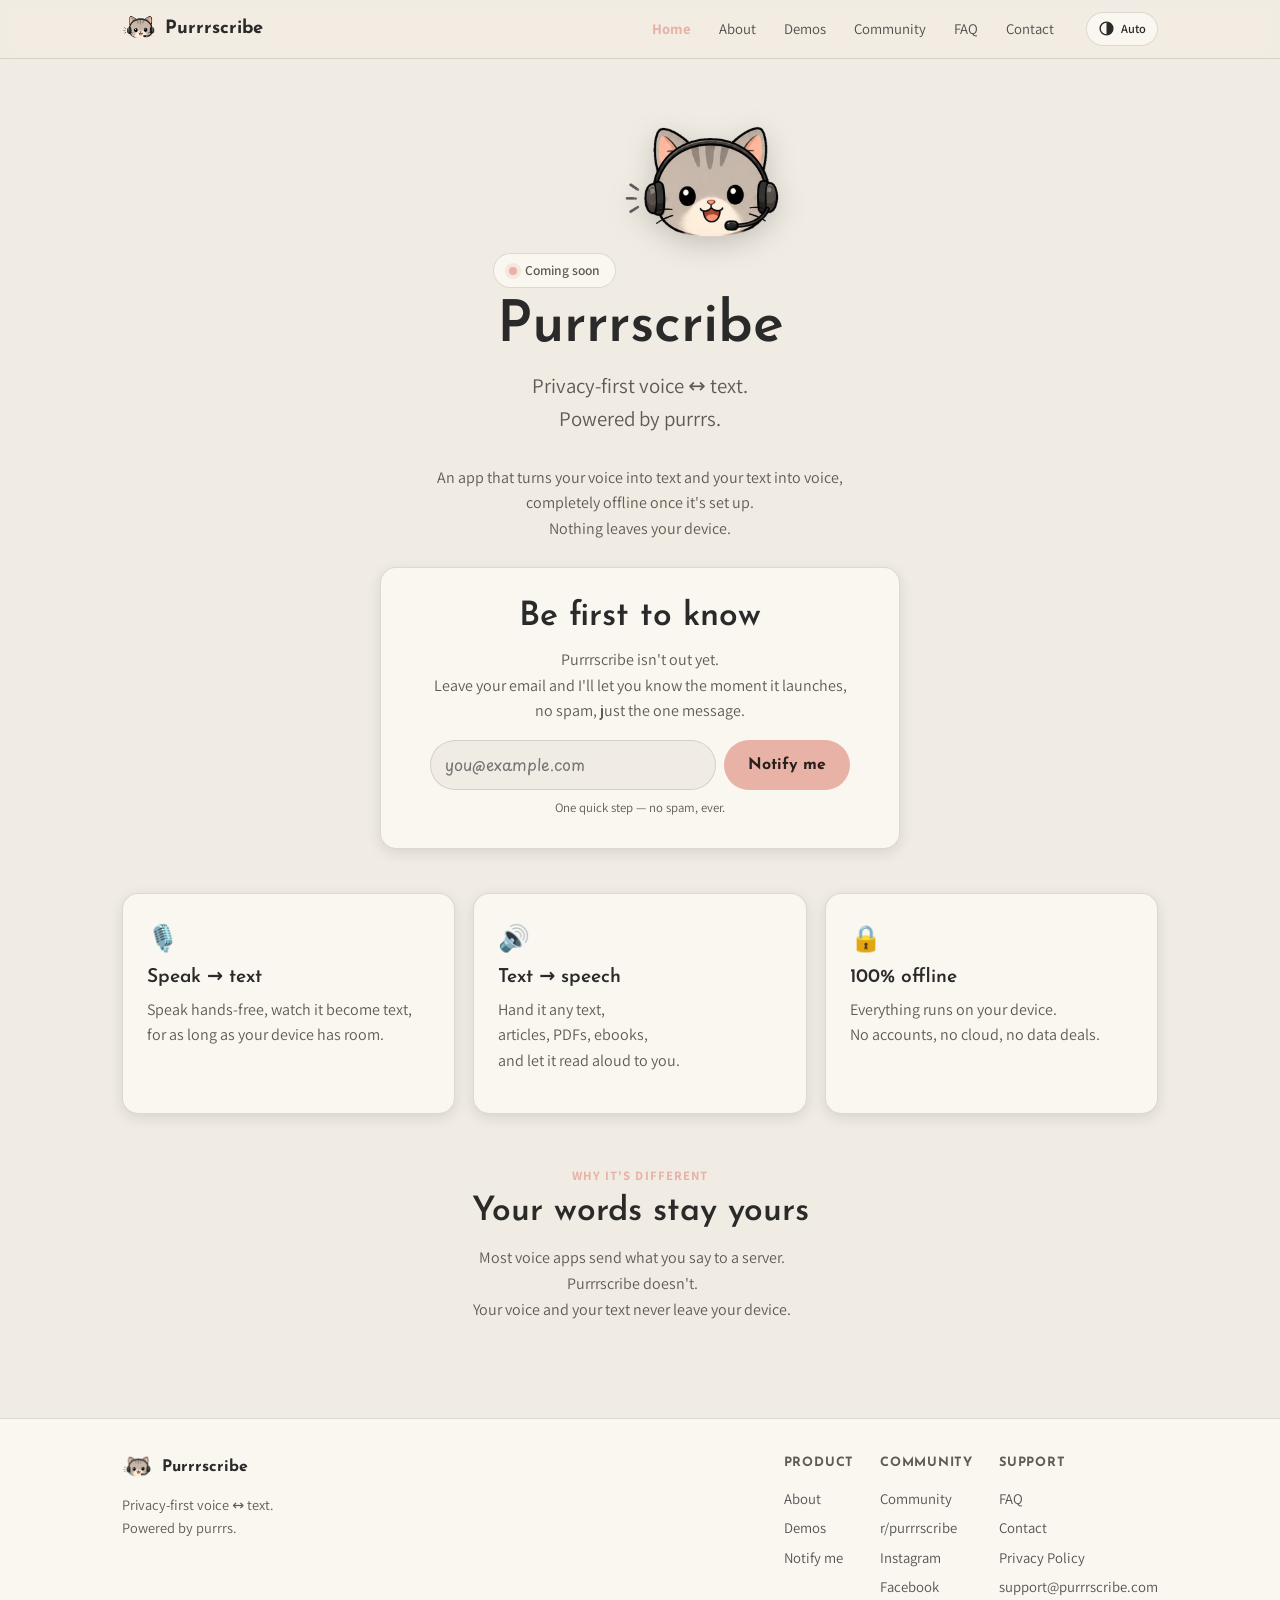
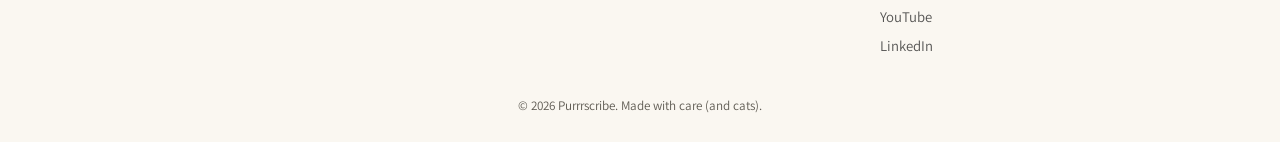
<file: index.html>
<!doctype html>
<html lang="en">
<head>
  <meta charset="utf-8">
  <meta name="viewport" content="width=device-width,initial-scale=1">
  <title>Purrrscribe — Privacy-first voice ↔ text</title>
  <meta name="description" content="Purrrscribe turns your voice into text and text into voice, fully offline. Coming soon.">
  <link rel="icon" href="/assets/icon.png">
  <link rel="stylesheet" href="/css/style.css">
</head>
<body>
  <header class="site-header" id="site-header"></header>
  <main id="main">
    <section class="hero container">
      <span class="badge"><span class="dot"></span><span data-i18n="home.badge">Coming soon</span></span>
      <div class="cat-wrap" style="margin-top:18px">
        <div class="purr" aria-hidden="true"><span></span><span></span><span></span></div>
        <img class="cat" src="/assets/icon.png" alt="Purrrscribe — a cat wearing a headset">
      </div>
      <h1 class="wordmark" data-i18n="home.title">Purrrscribe</h1>
      <p class="tagline" data-i18n-html="home.tagline">Privacy-first voice ↔ text.<br>Powered by purrrs.</p>
      <p class="muted" style="margin:0 auto 26px" data-i18n="home.lead">An app that turns your voice into text and your text into voice — completely offline once it's set up.</p>

      <div class="notify" id="notify">
        <h2 data-i18n="notify.title">Be first to know</h2>
        <p class="muted" data-i18n="notify.body">Purrrscribe isn't out yet. Leave your email and I'll let you know the moment it launches.</p>
        <form class="pform" data-purrr="notify" novalidate>
          <div class="notify-row">
            <input type="email" name="email" placeholder="you@example.com" data-i18n-attr="placeholder:notify.placeholder" aria-label="Email address" required>
            <button class="btn" type="submit" data-i18n="notify.button">Notify me</button>
          </div>
        </form>
        <p class="notify-hint muted" data-i18n="notify.hint">One quick step — no spam, ever.</p>
        <p class="form-ok" hidden data-i18n="notify.thanks">🐾 You're on the list! I'll email you the moment Purrrscribe launches.</p>
        <p class="form-err" hidden data-i18n="notify.err">Hmm, that didn't go through. Please try again, or email hello@purrrscribe.com.</p>
      </div>
    </section>

    <section class="container">
      <div class="grid three">
        <div class="card"><span class="emoji" aria-hidden="true">🎙️</span><h3 data-i18n="home.f1t">Speak → text</h3><p class="muted" data-i18n="home.f1b"></p></div>
        <div class="card"><span class="emoji" aria-hidden="true">🔊</span><h3 data-i18n="home.f2t">Text → speech</h3><p class="muted" data-i18n="home.f2b"></p></div>
        <div class="card"><span class="emoji" aria-hidden="true">🔒</span><h3 data-i18n="home.f3t">100% offline</h3><p class="muted" data-i18n="home.f3b"></p></div>
      </div>
    </section>

    <section class="container">
      <div class="section-head">
        <span class="eyebrow" data-i18n="home.privacyEyebrow">Why it's different</span>
        <h2 data-i18n="home.privacyTitle">Your words stay yours</h2>
        <p class="muted" data-i18n="home.privacyBody"></p>
      </div>
    </section>
  </main>
  <footer class="site-footer" id="site-footer"></footer>
  <script src="/js/site.js"></script>
</body>
</html>
</file>
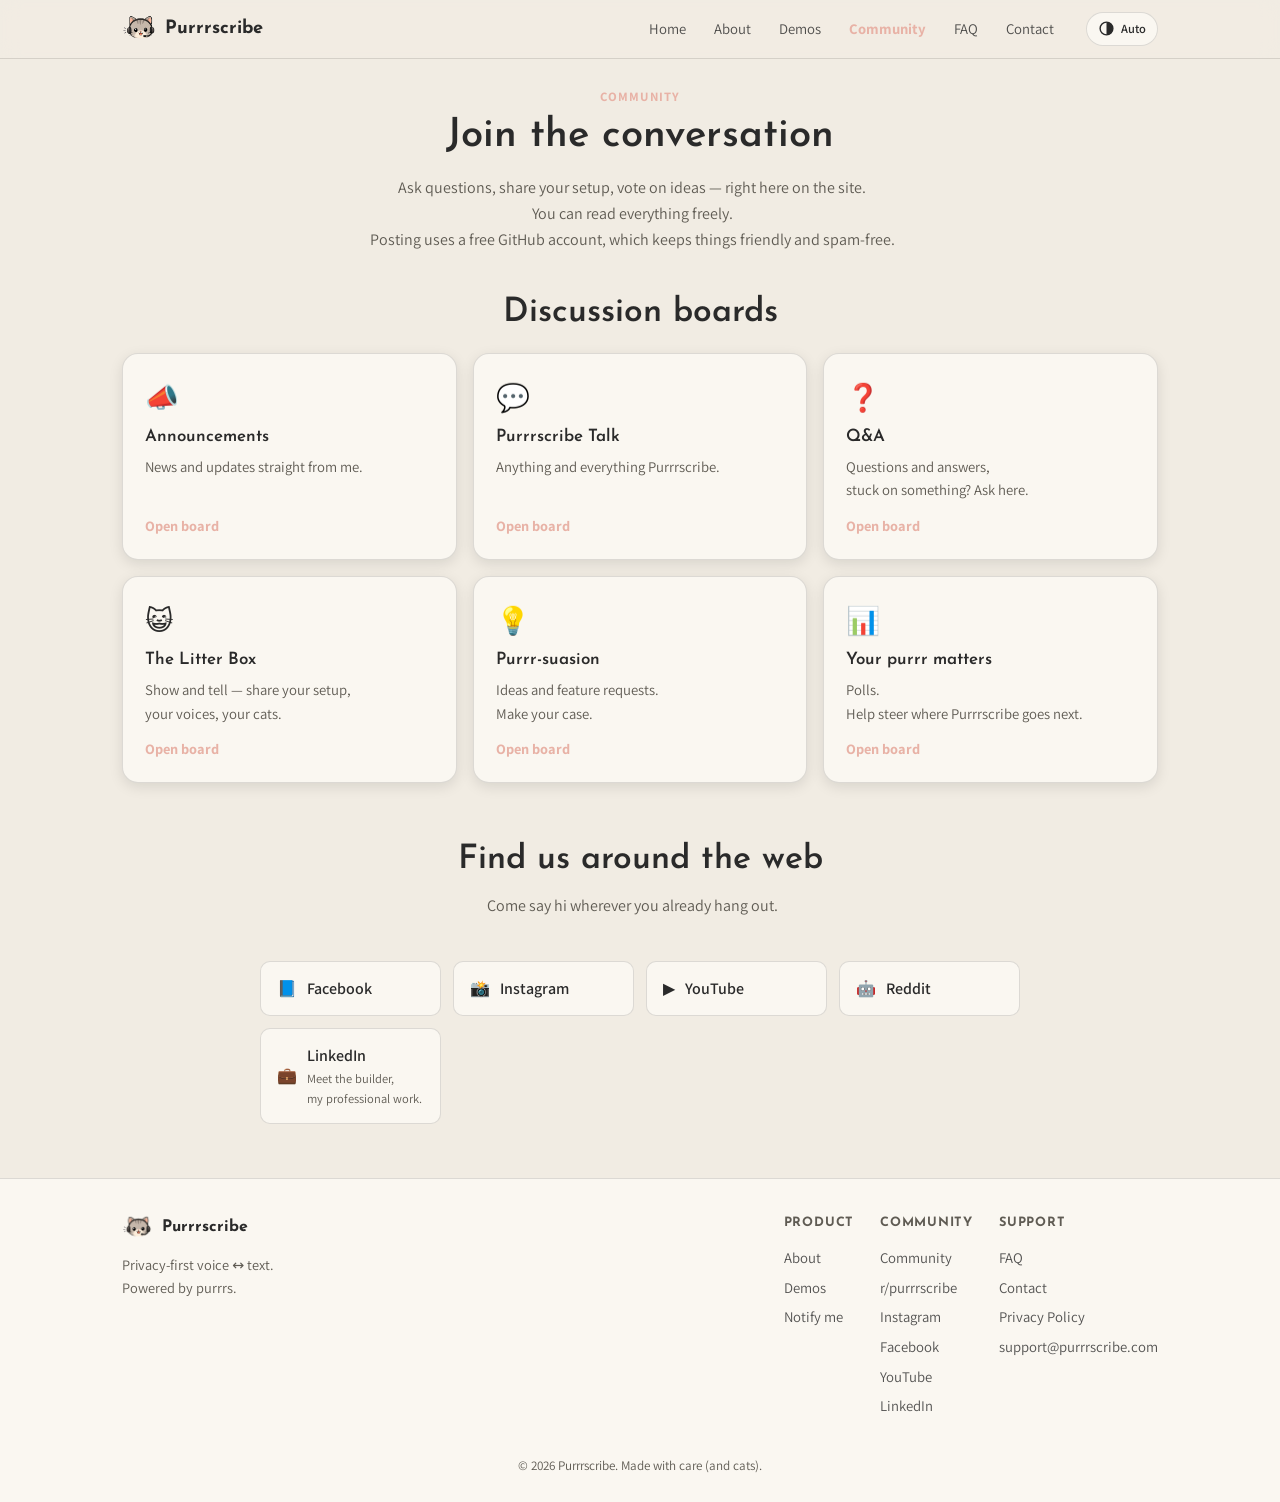
<file: community/index.html>
<!doctype html>
<html lang="en">
<head>
  <meta charset="utf-8">
  <meta name="viewport" content="width=device-width,initial-scale=1">
  <title>Purrrscribe — Community</title>
  <link rel="icon" href="/assets/icon.png">
  <link rel="stylesheet" href="/css/style.css">
</head>
<body>
  <header class="site-header" id="site-header"></header>
  <main id="main">
    <section class="container">
      <div class="section-head">
        <span class="eyebrow" data-i18n="community.eyebrow">Community</span>
        <h1 data-i18n="community.title">Join the conversation</h1>
        <p class="muted" data-i18n="community.lead">Ask questions, share your setup, vote on ideas — right here on the site.</p>
      </div>

      <h2 style="text-align:center" data-i18n="community.boardsTitle">Discussion boards</h2>
      <div class="boards" style="margin-top:20px">
        <a class="board-card" href="/community/announcements.html"><span class="emoji">📣</span><h3 data-i18n="cat.ann.name">Announcements</h3><p data-i18n="cat.ann.desc"></p><span class="go" data-i18n="community.open">Open board →</span></a>
        <a class="board-card" href="/community/talk.html"><span class="emoji">💬</span><h3 data-i18n="cat.talk.name">Purrrscribe Talk</h3><p data-i18n="cat.talk.desc"></p><span class="go" data-i18n="community.open">Open board →</span></a>
        <a class="board-card" href="/community/qa.html"><span class="emoji">❓</span><h3 data-i18n="cat.qa.name">Q&amp;A</h3><p data-i18n="cat.qa.desc"></p><span class="go" data-i18n="community.open">Open board →</span></a>
        <a class="board-card" href="/community/litter-box.html"><span class="emoji">😺</span><h3 data-i18n="cat.litter.name">The Litter Box</h3><p data-i18n="cat.litter.desc"></p><span class="go" data-i18n="community.open">Open board →</span></a>
        <a class="board-card" href="/community/ideas.html"><span class="emoji">💡</span><h3 data-i18n="cat.ideas.name">Purrr-suasion</h3><p data-i18n="cat.ideas.desc"></p><span class="go" data-i18n="community.open">Open board →</span></a>
        <a class="board-card" href="/community/polls.html"><span class="emoji">📊</span><h3 data-i18n="cat.polls.name">Your purrr matters</h3><p data-i18n="cat.polls.desc"></p><span class="go" data-i18n="community.open">Open board →</span></a>
      </div>
    </section>

    <section class="container">
      <div class="section-head">
        <h2 data-i18n="community.socialTitle">Find us around the web</h2>
        <p class="muted" data-i18n="community.socialLead">Come say hi wherever you already hang out.</p>
      </div>
      <div class="social-cards">
        <a class="social-card" href="https://www.facebook.com/profile.php?id=61591320103506" target="_blank" rel="noopener"><span>📘</span><span data-i18n="social.fb">Facebook</span></a>
        <a class="social-card" href="https://www.instagram.com/official.purrrscribe/" target="_blank" rel="noopener"><span>📸</span><span data-i18n="social.ig">Instagram</span></a>
        <a class="social-card" href="https://www.youtube.com/channel/UCmNJzhbwi8r1SNK9iFl8b1Q" target="_blank" rel="noopener"><span>▶️</span><span data-i18n="social.yt">YouTube</span></a>
        <a class="social-card" href="https://www.reddit.com/r/purrrscribe/" target="_blank" rel="noopener"><span>🤖</span><span data-i18n="social.reddit">Reddit</span></a>
        <a class="social-card" href="https://www.linkedin.com/in/haddar-demerchant-875162407/" target="_blank" rel="noopener"><span>💼</span><span><span data-i18n="social.linkedin">LinkedIn</span><small data-i18n="social.linkedinBlurb">Meet the builder — my professional work.</small></span></a>
      </div>
    </section>
  </main>
  <footer class="site-footer" id="site-footer"></footer>
  <script src="/js/site.js"></script>
</body>
</html>
</file>
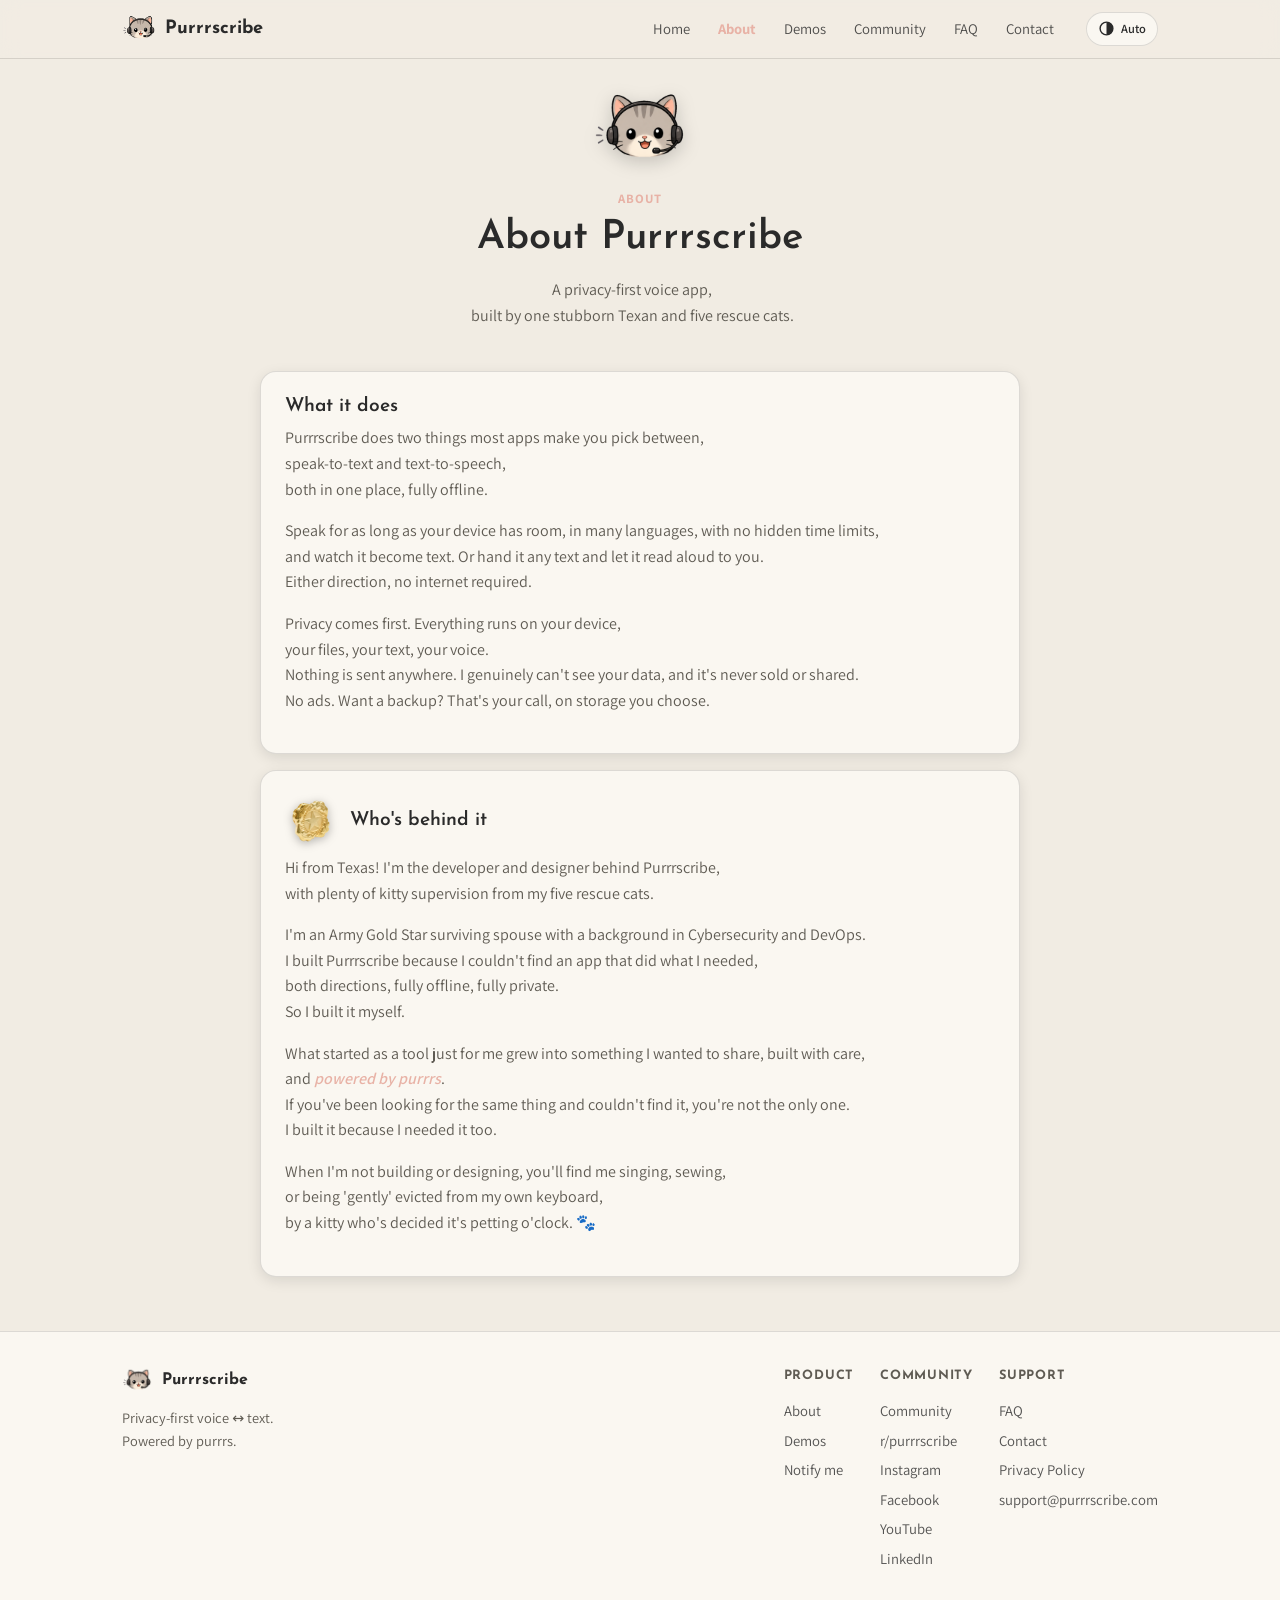
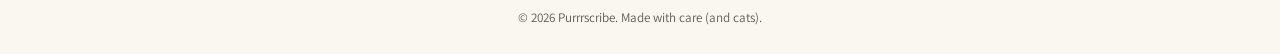
<file: about.html>
<!doctype html>
<html lang="en">
<head>
  <meta charset="utf-8">
  <meta name="viewport" content="width=device-width,initial-scale=1">
  <title>Purrrscribe — About</title>
  <link rel="icon" href="/assets/icon.png">
  <link rel="stylesheet" href="/css/style.css">
  <style>
    .about-star{width:52px;height:52px;object-fit:contain;flex:none;filter:drop-shadow(0 2px 5px rgba(0,0,0,.28))}
    .about-cat{display:block;width:96px;margin:0 auto 6px;filter:drop-shadow(0 5px 9px rgba(0,0,0,.18))}
    .about-card h3{display:flex;align-items:center;gap:13px}
    .about-card em{color:var(--accent);font-style:italic;font-weight:600}
  </style>
</head>
<body>
  <header class="site-header" id="site-header"></header>
  <main id="main">
    <section class="container">
      <img class="about-cat" src="/assets/icon.png" alt="">
      <div class="section-head">
        <span class="eyebrow" data-i18n="nav.about">About</span>
        <h1>About Purrrscribe</h1>
        <p class="muted" data-i18n="about.lead">A privacy-first voice app, built by one stubborn Texan and five rescue cats.</p>
      </div>

      <div class="card about-card" style="max-width:760px;margin:0 auto 16px">
        <h3 data-i18n="about.whatTitle">What it does</h3>
        <p class="muted" data-i18n="about.wd1"></p>
        <p class="muted" data-i18n="about.wd2"></p>
        <p class="muted" data-i18n="about.wd3"></p>
      </div>

      <div class="card about-card" style="max-width:760px;margin:0 auto">
        <h3><img class="about-star" src="/assets/Gold_Star.png" alt="Gold Star pin"><span data-i18n="about.whoTitle">Who's behind it</span></h3>
        <p class="muted" data-i18n="about.wb1"></p>
        <p class="muted" data-i18n="about.wb2"></p>
        <p class="muted" data-i18n-html="about.wb3"></p>
        <p class="muted" data-i18n="about.wb4"></p>
      </div>
    </section>
  </main>
  <footer class="site-footer" id="site-footer"></footer>
  <script src="/js/site.js"></script>
</body>
</html>
</file>
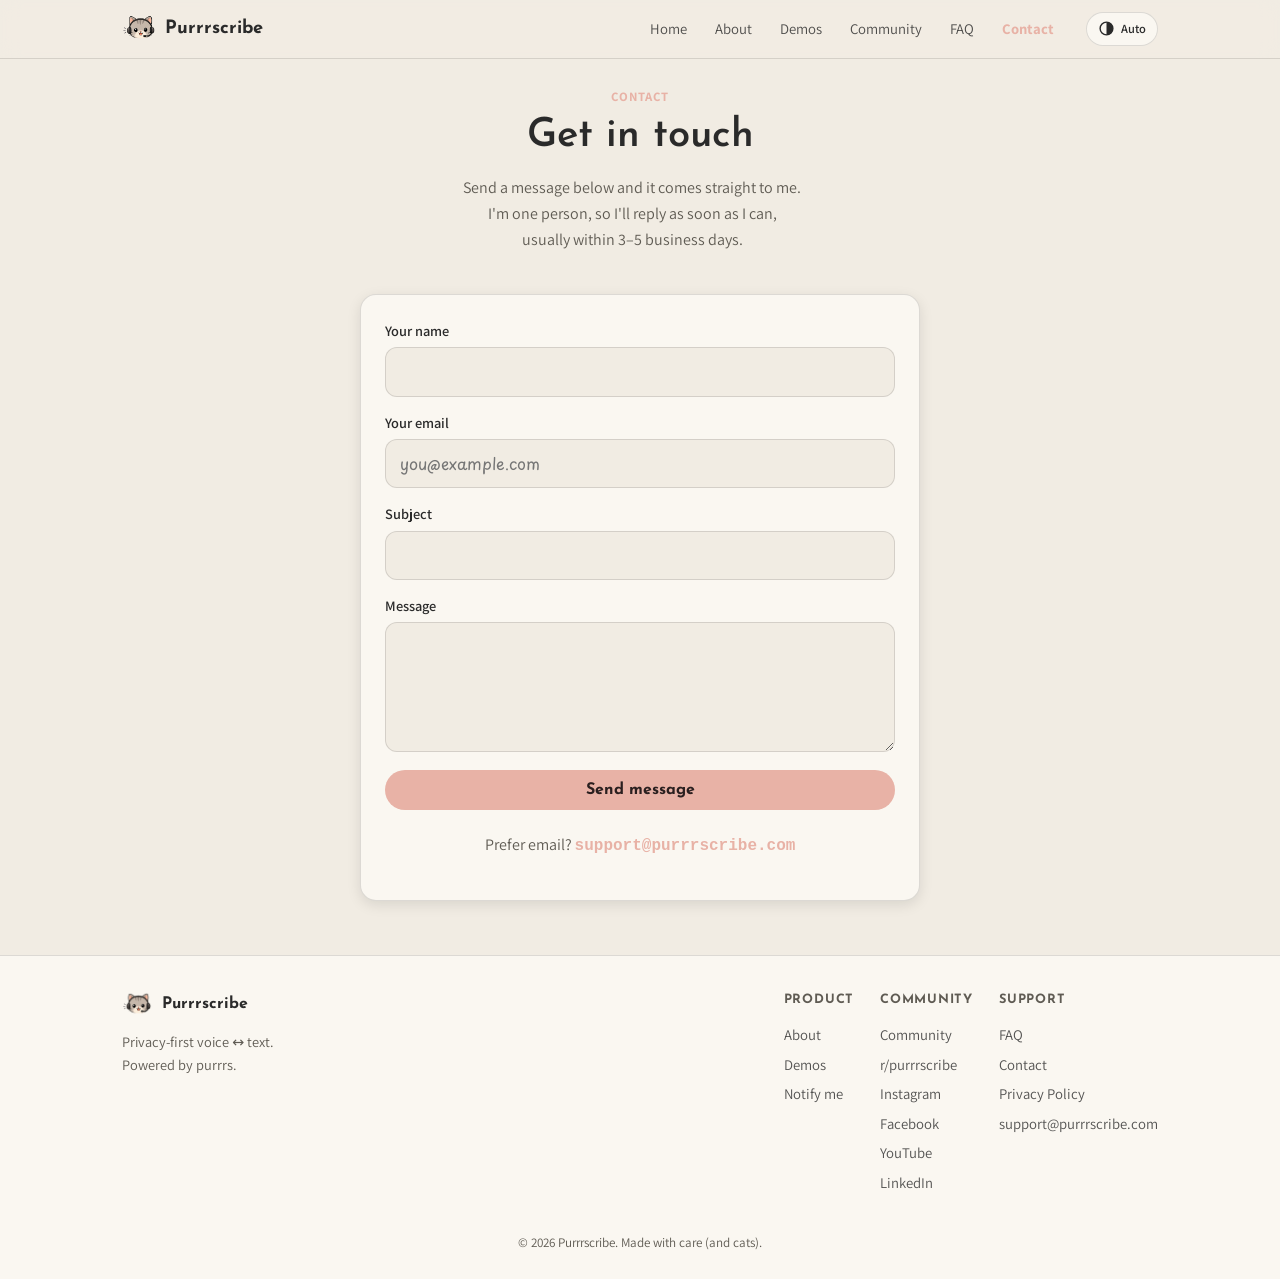
<file: contact.html>
<!doctype html>
<html lang="en">
<head>
  <meta charset="utf-8">
  <meta name="viewport" content="width=device-width,initial-scale=1">
  <title>Purrrscribe — Contact</title>
  <link rel="icon" href="/assets/icon.png">
  <link rel="stylesheet" href="/css/style.css">
</head>
<body>
  <header class="site-header" id="site-header"></header>
  <main id="main">
    <section class="container">
      <div class="section-head">
        <span class="eyebrow" data-i18n="contact.eyebrow">Contact</span>
        <h1 data-i18n="contact.title">Get in touch</h1>
        <p class="muted" data-i18n="contact.lead">Send a message below and it comes straight to me. I'm one person, so I'll reply as soon as I can — usually within 3–5 business days.</p>
      </div>

      <div class="card" style="max-width:560px;margin:0 auto">
        <form class="pform" data-purrr="contact" novalidate>
          <div class="field"><label for="cName" data-i18n="contact.fName">Your name</label><input id="cName" name="name" type="text" autocomplete="name" required></div>
          <div class="field"><label for="cEmail" data-i18n="contact.fEmail">Your email</label><input id="cEmail" name="email" type="email" autocomplete="email" placeholder="you@example.com" data-i18n-attr="placeholder:notify.placeholder" required></div>
          <div class="field"><label for="cSubject" data-i18n="contact.fSubject">Subject</label><input id="cSubject" name="subject" type="text" required></div>
          <div class="field"><label for="cMsg" data-i18n="contact.fMessage">Message</label><textarea id="cMsg" name="message" required></textarea></div>
          <button class="btn" type="submit" data-i18n="contact.send">Send message</button>
        </form>
        <p class="form-ok" hidden data-i18n="contact.thanks">🐾 Got it — thank you! I'll reply within 3–5 business days.</p>
        <p class="form-err" hidden data-i18n="contact.err">Hmm, that didn't send. Please try again, or email me directly.</p>
        <p style="text-align:center;margin-top:16px" class="muted"><span data-i18n="contact.orEmail">Prefer email?</span> <a class="copy-email" href="mailto:support@purrrscribe.com">support@purrrscribe.com</a></p>
      </div>
    </section>
  </main>
  <footer class="site-footer" id="site-footer"></footer>
  <script src="/js/site.js"></script>
</body>
</html>
</file>
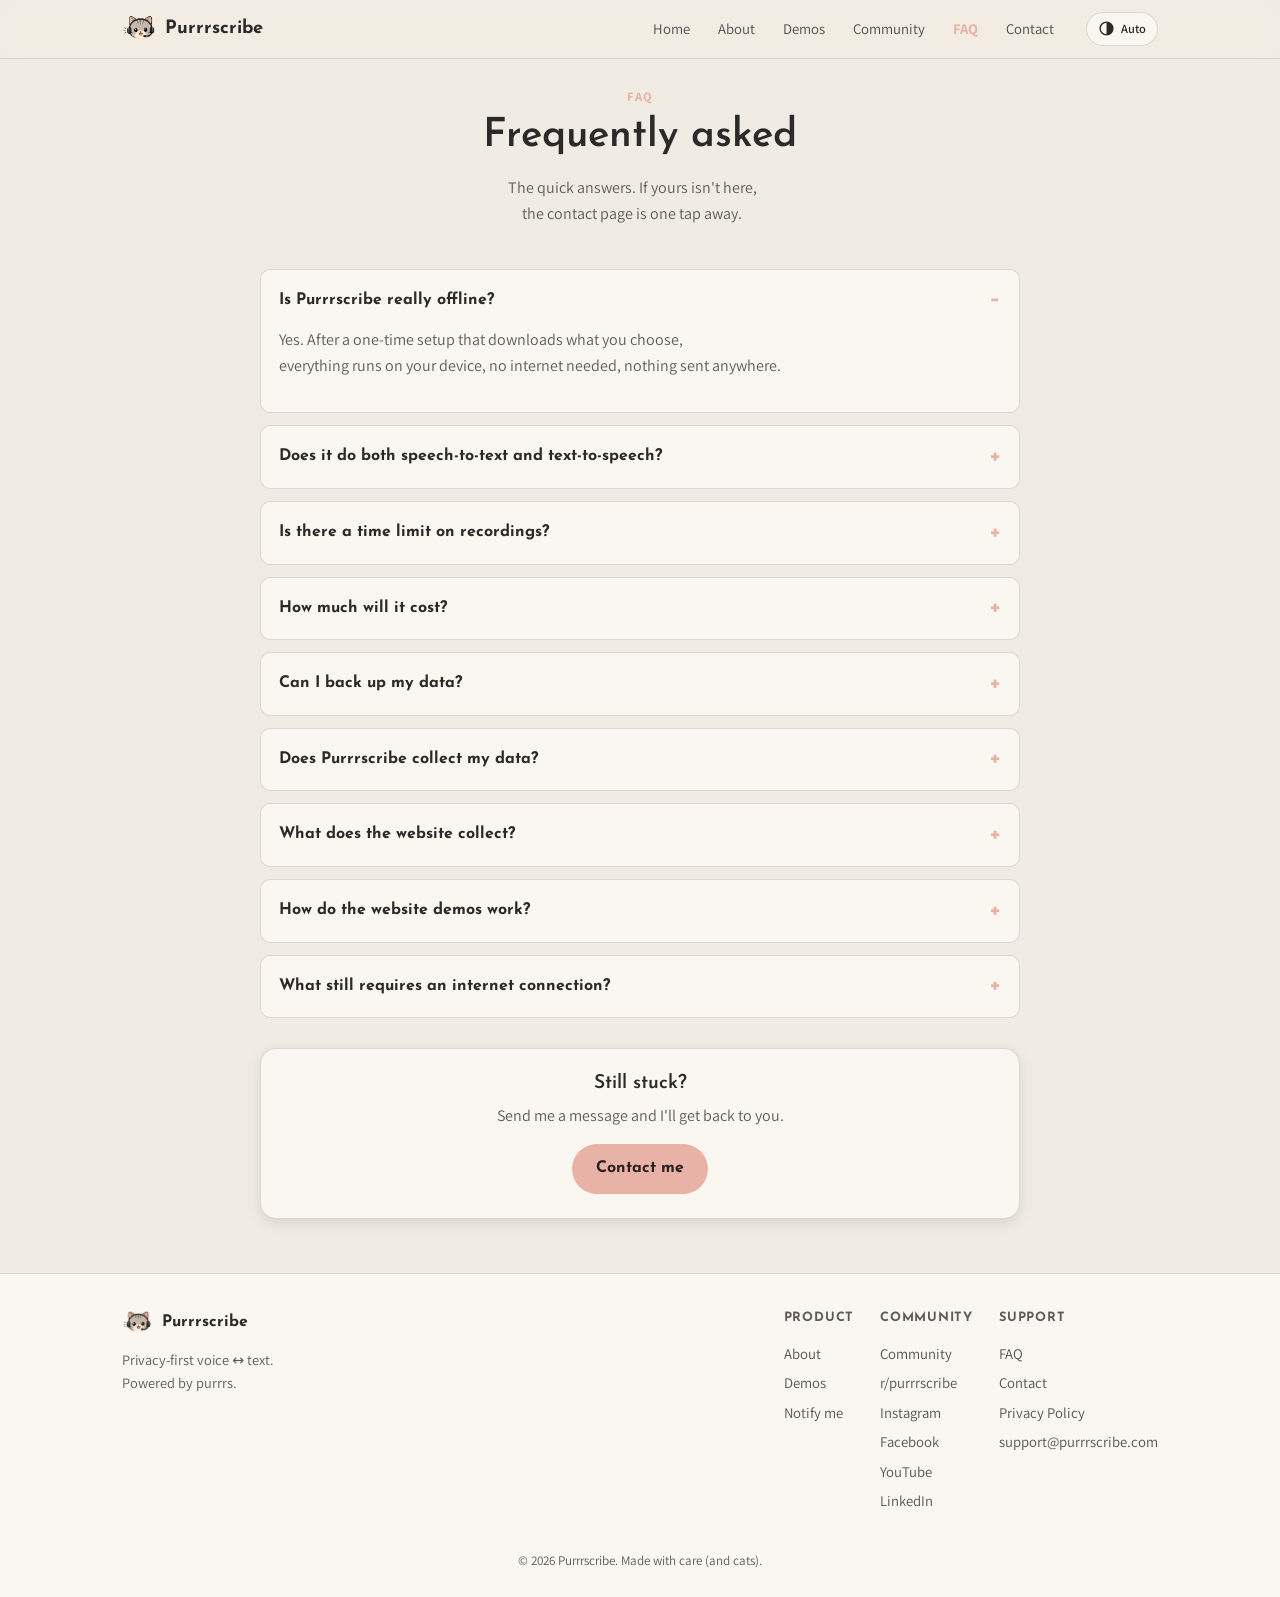
<file: faq.html>
<!doctype html>
<html lang="en">
<head>
  <meta charset="utf-8">
  <meta name="viewport" content="width=device-width,initial-scale=1">
  <title>Purrrscribe — FAQ</title>
  <link rel="icon" href="/assets/icon.png">
  <link rel="stylesheet" href="/css/style.css">
</head>
<body>
  <header class="site-header" id="site-header"></header>
  <main id="main">
    <section class="container">
      <div class="section-head">
        <span class="eyebrow" data-i18n="faq.eyebrow">FAQ</span>
        <h1 data-i18n="faq.title">Frequently asked</h1>
        <p class="muted" data-i18n="faq.lead">The quick answers. If yours isn't here, the contact page is one tap away.</p>
      </div>
      <div class="faq">
        <details open><summary data-i18n="contact.q1">Q1</summary><p data-i18n="contact.a1">A1</p></details>
        <details><summary data-i18n="contact.q2">Q2</summary><p data-i18n="contact.a2">A2</p></details>
        <details><summary data-i18n="contact.q3">Q3</summary><p data-i18n="contact.a3">A3</p></details>
        <details><summary data-i18n="contact.q4">Q4</summary><p data-i18n="contact.a4">A4</p></details>
        <details><summary data-i18n="contact.q5">Q5</summary><p data-i18n="contact.a5">A5</p></details>
        <details><summary data-i18n="faq.pq1">Does Purrrscribe collect my data?</summary><p data-i18n="faq.pa1">A</p><p><a href="/privacy.html" data-i18n="faq.pa1link">Read our full Privacy Policy →</a></p></details>
        <details><summary data-i18n="faq.pq2">What does the website collect?</summary><p data-i18n="faq.pa2">A</p><p><a href="/privacy.html" data-i18n="faq.pa2link">Read our full Privacy Policy →</a></p></details>
        <details><summary data-i18n="faq.pq3">How do the website demos work?</summary><p data-i18n="faq.pa3">A</p><p><a href="/privacy.html" data-i18n="faq.pa3link">Read our full Privacy Policy →</a></p></details>
        <details><summary data-i18n="faq.pq4">What still requires an internet connection?</summary><p data-i18n="faq.pa4">A</p><p><a href="/privacy.html" data-i18n="faq.pa4link">Read our full Privacy Policy →</a></p></details>
      </div>
      <div class="card" style="max-width:760px;margin:30px auto 0;text-align:center">
        <h3 data-i18n="faq.stuckTitle">Still stuck?</h3>
        <p class="muted" data-i18n="faq.stuckBody">Send me a message and I'll get back to you.</p>
        <a class="btn" href="/contact.html" data-i18n="faq.stuckBtn">Contact me</a>
      </div>
    </section>
  </main>
  <footer class="site-footer" id="site-footer"></footer>
  <script src="/js/site.js"></script>
</body>
</html>
</file>
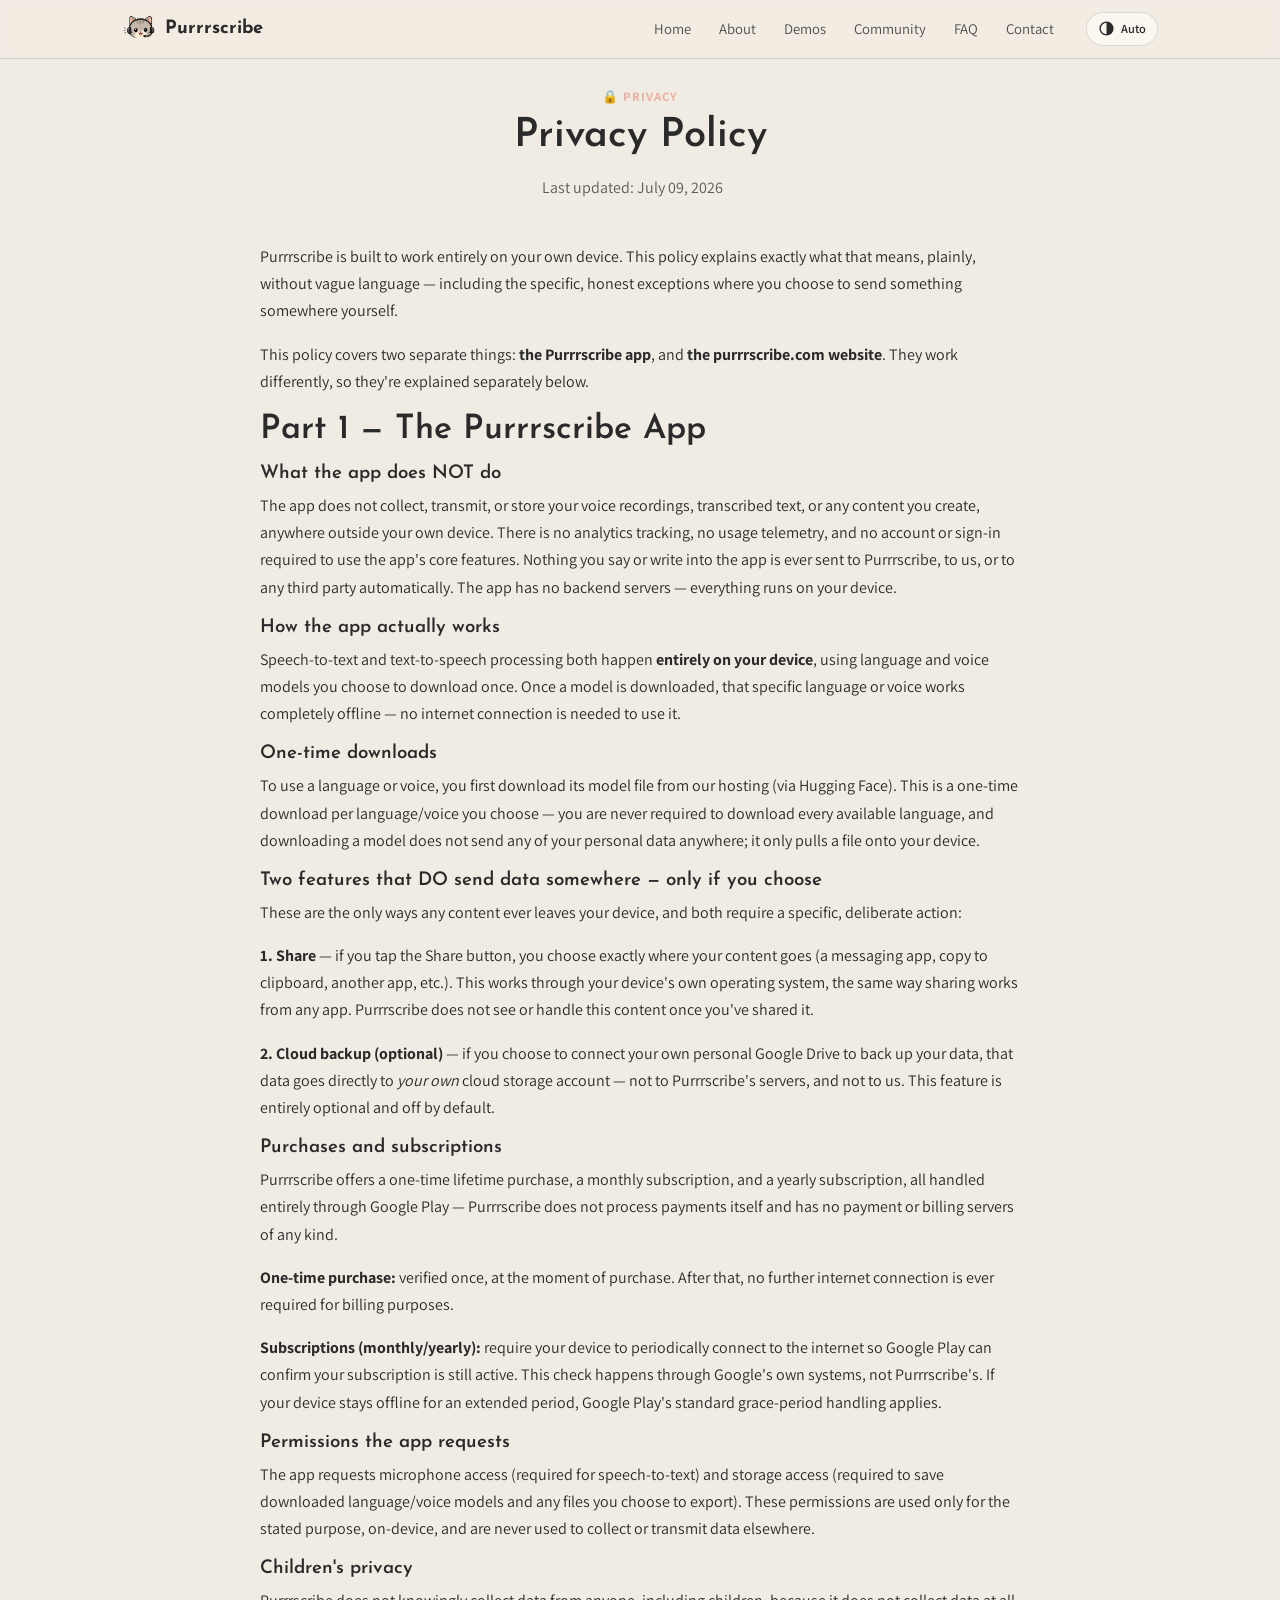
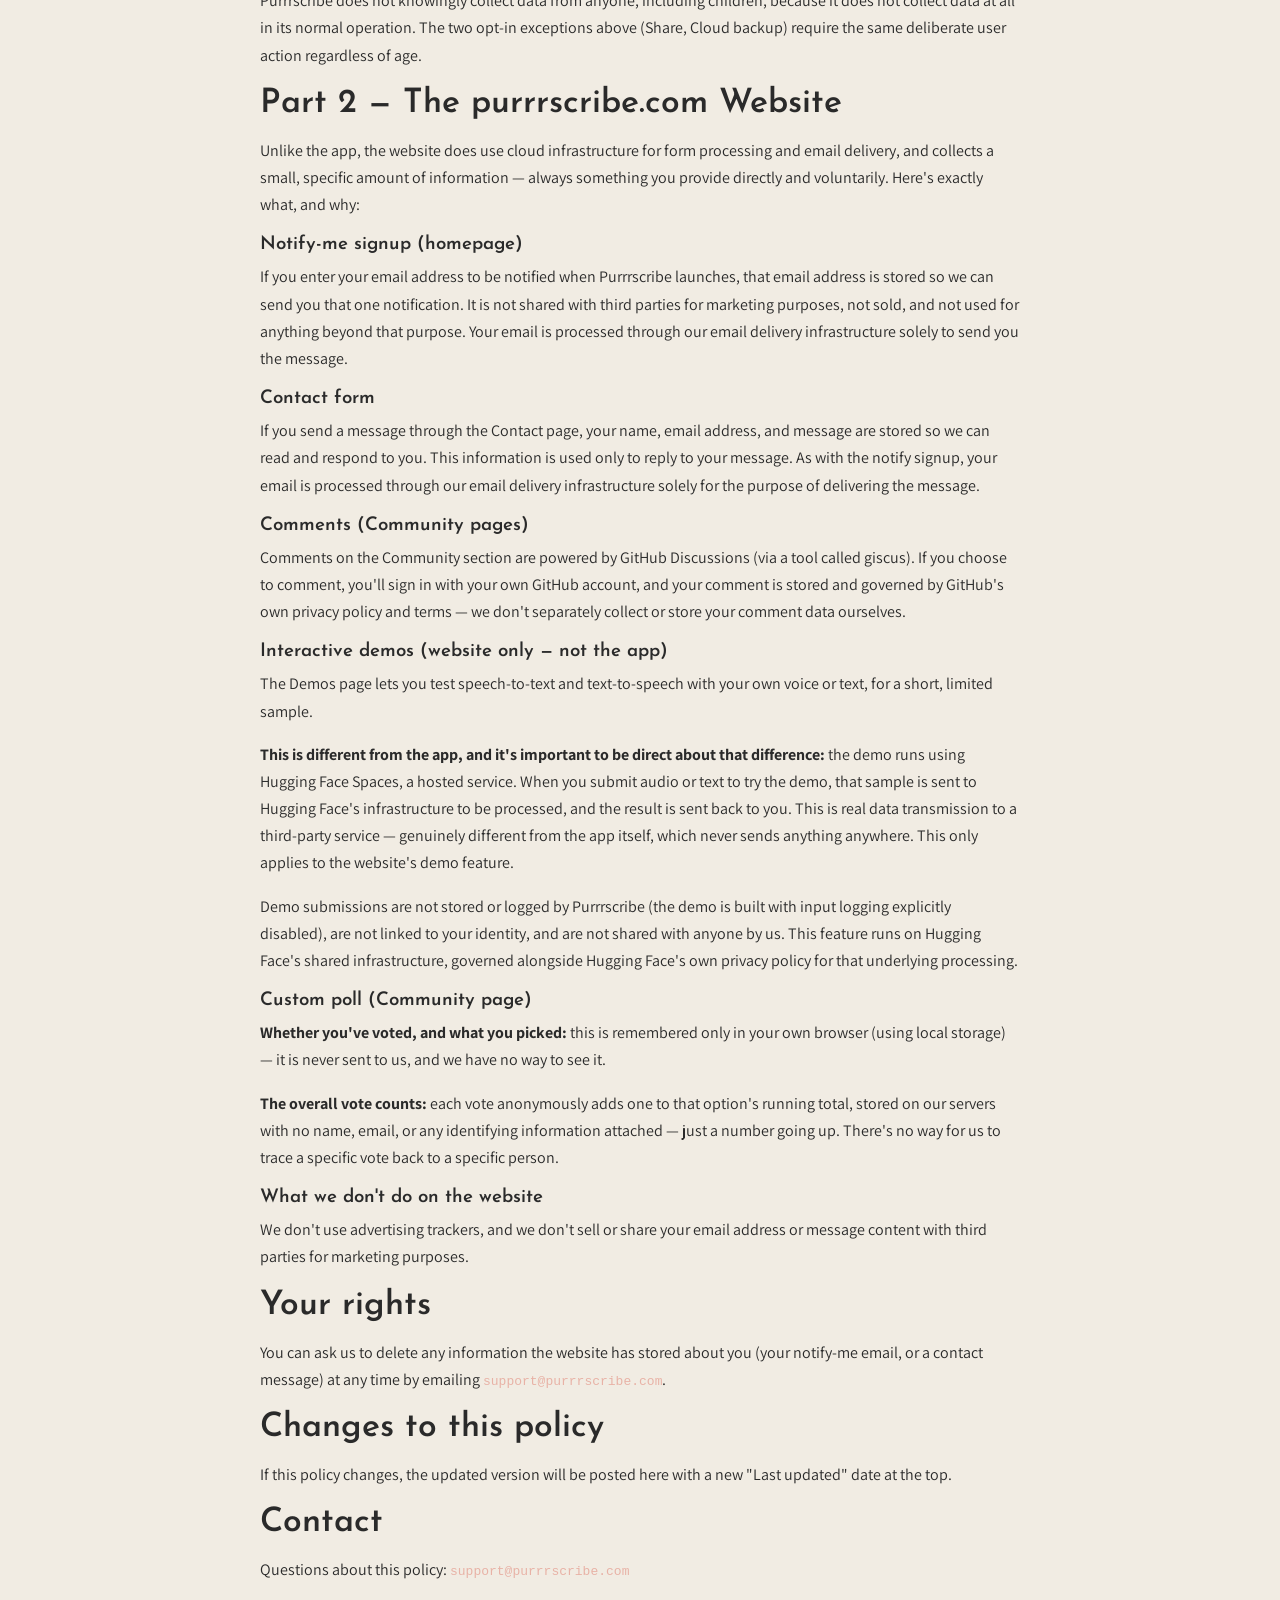
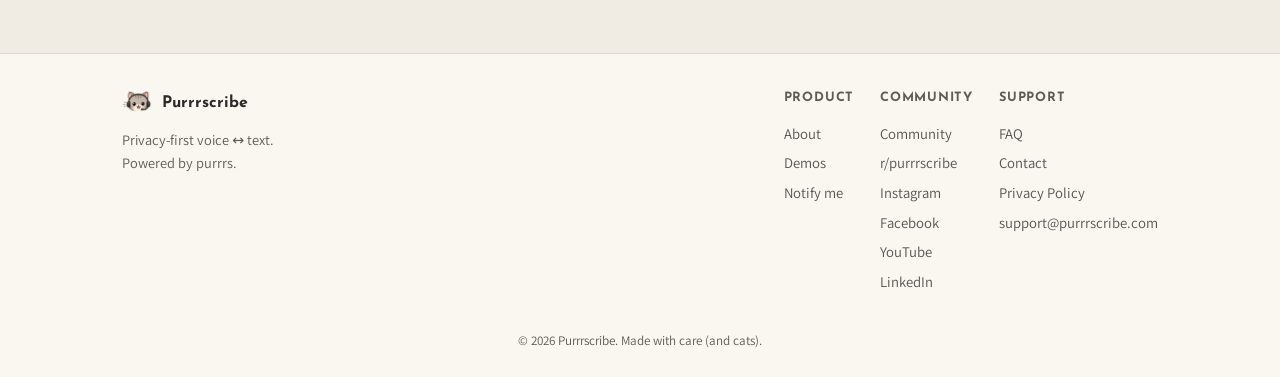
<file: privacy.html>
<!doctype html>
<html lang="en">
<head>
  <meta charset="utf-8">
  <meta name="viewport" content="width=device-width,initial-scale=1">
  <title>Purrrscribe — Privacy Policy</title>
  <link rel="icon" href="/assets/icon.png">
  <link rel="stylesheet" href="/css/style.css">
</head>
<body>
  <header class="site-header" id="site-header"></header>
  <main id="main">
    <section class="container">
      <div class="section-head">
        <span class="eyebrow">🔒 Privacy</span>
        <h1>Privacy Policy</h1>
        <p class="muted">Last updated: July 09, 2026</p>
      </div>
      <div class="privacy-content" style="max-width:760px;margin:0 auto;line-height:1.7">

        <p>Purrrscribe is built to work entirely on your own device. This policy explains exactly what that means, plainly, without vague language — including the specific, honest exceptions where you choose to send something somewhere yourself.</p>
        <p>This policy covers two separate things: <strong>the Purrrscribe app</strong>, and <strong>the purrrscribe.com website</strong>. They work differently, so they're explained separately below.</p>

        <h2>Part 1 — The Purrrscribe App</h2>

        <h3>What the app does NOT do</h3>
        <p>The app does not collect, transmit, or store your voice recordings, transcribed text, or any content you create, anywhere outside your own device. There is no analytics tracking, no usage telemetry, and no account or sign-in required to use the app's core features. Nothing you say or write into the app is ever sent to Purrrscribe, to us, or to any third party automatically. The app has no backend servers — everything runs on your device.</p>

        <h3>How the app actually works</h3>
        <p>Speech-to-text and text-to-speech processing both happen <strong>entirely on your device</strong>, using language and voice models you choose to download once. Once a model is downloaded, that specific language or voice works completely offline — no internet connection is needed to use it.</p>

        <h3>One-time downloads</h3>
        <p>To use a language or voice, you first download its model file from our hosting (via Hugging Face). This is a one-time download per language/voice you choose — you are never required to download every available language, and downloading a model does not send any of your personal data anywhere; it only pulls a file onto your device.</p>

        <h3>Two features that DO send data somewhere — only if you choose</h3>
        <p>These are the only ways any content ever leaves your device, and both require a specific, deliberate action:</p>
        <p><strong>1. Share</strong> — if you tap the Share button, you choose exactly where your content goes (a messaging app, copy to clipboard, another app, etc.). This works through your device's own operating system, the same way sharing works from any app. Purrrscribe does not see or handle this content once you've shared it.</p>
        <p><strong>2. Cloud backup (optional)</strong> — if you choose to connect your own personal Google Drive to back up your data, that data goes directly to <em>your own</em> cloud storage account — not to Purrrscribe's servers, and not to us. This feature is entirely optional and off by default.</p>

        <h3>Purchases and subscriptions</h3>
        <p>Purrrscribe offers a one-time lifetime purchase, a monthly subscription, and a yearly subscription, all handled entirely through Google Play — Purrrscribe does not process payments itself and has no payment or billing servers of any kind.</p>
        <p><strong>One-time purchase:</strong> verified once, at the moment of purchase. After that, no further internet connection is ever required for billing purposes.</p>
        <p><strong>Subscriptions (monthly/yearly):</strong> require your device to periodically connect to the internet so Google Play can confirm your subscription is still active. This check happens through Google's own systems, not Purrrscribe's. If your device stays offline for an extended period, Google Play's standard grace-period handling applies.</p>

        <h3>Permissions the app requests</h3>
        <p>The app requests microphone access (required for speech-to-text) and storage access (required to save downloaded language/voice models and any files you choose to export). These permissions are used only for the stated purpose, on-device, and are never used to collect or transmit data elsewhere.</p>

        <h3>Children's privacy</h3>
        <p>Purrrscribe does not knowingly collect data from anyone, including children, because it does not collect data at all in its normal operation. The two opt-in exceptions above (Share, Cloud backup) require the same deliberate user action regardless of age.</p>

        <h2>Part 2 — The purrrscribe.com Website</h2>
        <p>Unlike the app, the website does use cloud infrastructure for form processing and email delivery, and collects a small, specific amount of information — always something you provide directly and voluntarily. Here's exactly what, and why:</p>

        <h3>Notify-me signup (homepage)</h3>
        <p>If you enter your email address to be notified when Purrrscribe launches, that email address is stored so we can send you that one notification. It is not shared with third parties for marketing purposes, not sold, and not used for anything beyond that purpose. Your email is processed through our email delivery infrastructure solely to send you the message.</p>

        <h3>Contact form</h3>
        <p>If you send a message through the Contact page, your name, email address, and message are stored so we can read and respond to you. This information is used only to reply to your message. As with the notify signup, your email is processed through our email delivery infrastructure solely for the purpose of delivering the message.</p>

        <h3>Comments (Community pages)</h3>
        <p>Comments on the Community section are powered by GitHub Discussions (via a tool called giscus). If you choose to comment, you'll sign in with your own GitHub account, and your comment is stored and governed by GitHub's own privacy policy and terms — we don't separately collect or store your comment data ourselves.</p>

        <h3>Interactive demos (website only — not the app)</h3>
        <p>The Demos page lets you test speech-to-text and text-to-speech with your own voice or text, for a short, limited sample.</p>
        <p><strong>This is different from the app, and it's important to be direct about that difference:</strong> the demo runs using Hugging Face Spaces, a hosted service. When you submit audio or text to try the demo, that sample is sent to Hugging Face's infrastructure to be processed, and the result is sent back to you. This is real data transmission to a third-party service — genuinely different from the app itself, which never sends anything anywhere. This only applies to the website's demo feature.</p>
        <p>Demo submissions are not stored or logged by Purrrscribe (the demo is built with input logging explicitly disabled), are not linked to your identity, and are not shared with anyone by us. This feature runs on Hugging Face's shared infrastructure, governed alongside Hugging Face's own privacy policy for that underlying processing.</p>

        <h3>Custom poll (Community page)</h3>
        <p><strong>Whether you've voted, and what you picked:</strong> this is remembered only in your own browser (using local storage) — it is never sent to us, and we have no way to see it.</p>
        <p><strong>The overall vote counts:</strong> each vote anonymously adds one to that option's running total, stored on our servers with no name, email, or any identifying information attached — just a number going up. There's no way for us to trace a specific vote back to a specific person.</p>

        <h3>What we don't do on the website</h3>
        <p>We don't use advertising trackers, and we don't sell or share your email address or message content with third parties for marketing purposes.</p>

        <h2>Your rights</h2>
        <p>You can ask us to delete any information the website has stored about you (your notify-me email, or a contact message) at any time by emailing <a href="mailto:support@purrrscribe.com"><code>support@purrrscribe.com</code></a>.</p>

        <h2>Changes to this policy</h2>
        <p>If this policy changes, the updated version will be posted here with a new "Last updated" date at the top.</p>

        <h2>Contact</h2>
        <p>Questions about this policy: <a href="mailto:support@purrrscribe.com"><code>support@purrrscribe.com</code></a></p>

      </div>
    </section>
  </main>
  <footer class="site-footer" id="site-footer"></footer>
  <script src="/js/site.js"></script>
</body>
</html>
</file>
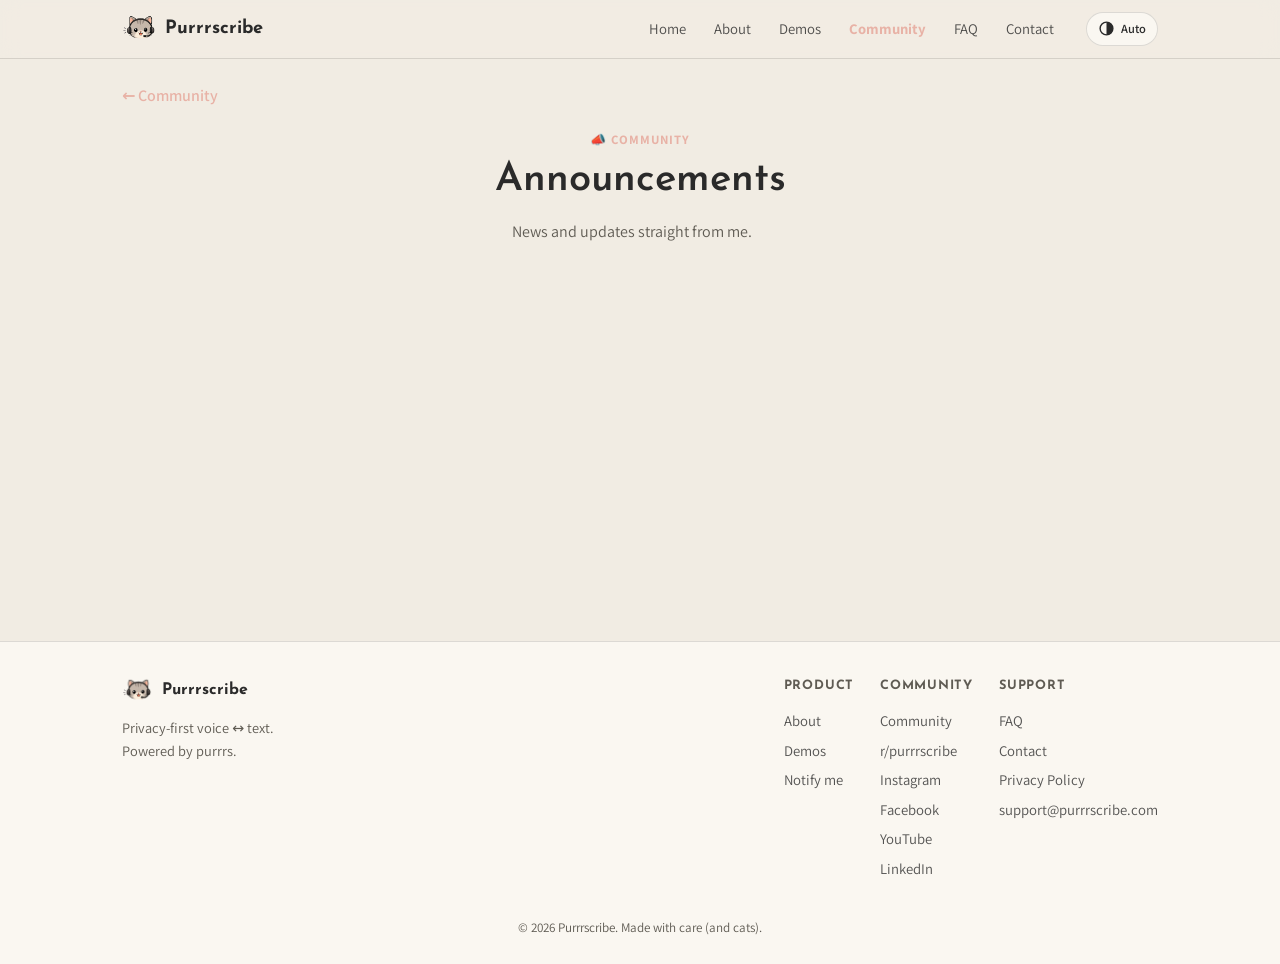
<file: community/announcements.html>
<!doctype html>
<html lang="en">
<head>
  <meta charset="utf-8">
  <meta name="viewport" content="width=device-width,initial-scale=1">
  <title>Purrrscribe — Community</title>
  <link rel="icon" href="/assets/icon.png">
  <link rel="stylesheet" href="/css/style.css">
</head>
<body>
  <header class="site-header" id="site-header"></header>
  <main id="main">
    <section class="container">
      <a class="board-back" href="/community/">← <span data-i18n="nav.community">Community</span></a>
      <div class="section-head">
        <span class="eyebrow">📣 <span data-i18n="community.eyebrow">Community</span></span>
        <h1 data-i18n="cat.ann.name">Board</h1>
        <p class="muted" data-i18n="cat.ann.desc"></p>
      </div>
      <div class="giscus"></div>
      <script src="https://giscus.app/client.js"
        data-repo="HaddarD/purrrscribe-website-public"
        data-repo-id="R_kgDOTCVCmQ"
        data-category-id="DIC_kwDOTCVCmc4DAY-W"
        data-mapping="specific"
        data-term="Announcements"
        data-strict="0"
        data-reactions-enabled="0"
        data-emit-metadata="0"
        data-input-position="top"
        data-theme="https://purrrscribe.com/css/giscus-light.css?v=4"
        data-lang="en"
        data-loading="lazy"
        crossorigin="anonymous"
        async>
      </script>
    </section>
  </main>
  <footer class="site-footer" id="site-footer"></footer>
  <script src="/js/site.js"></script>
</body>
</html>
</file>
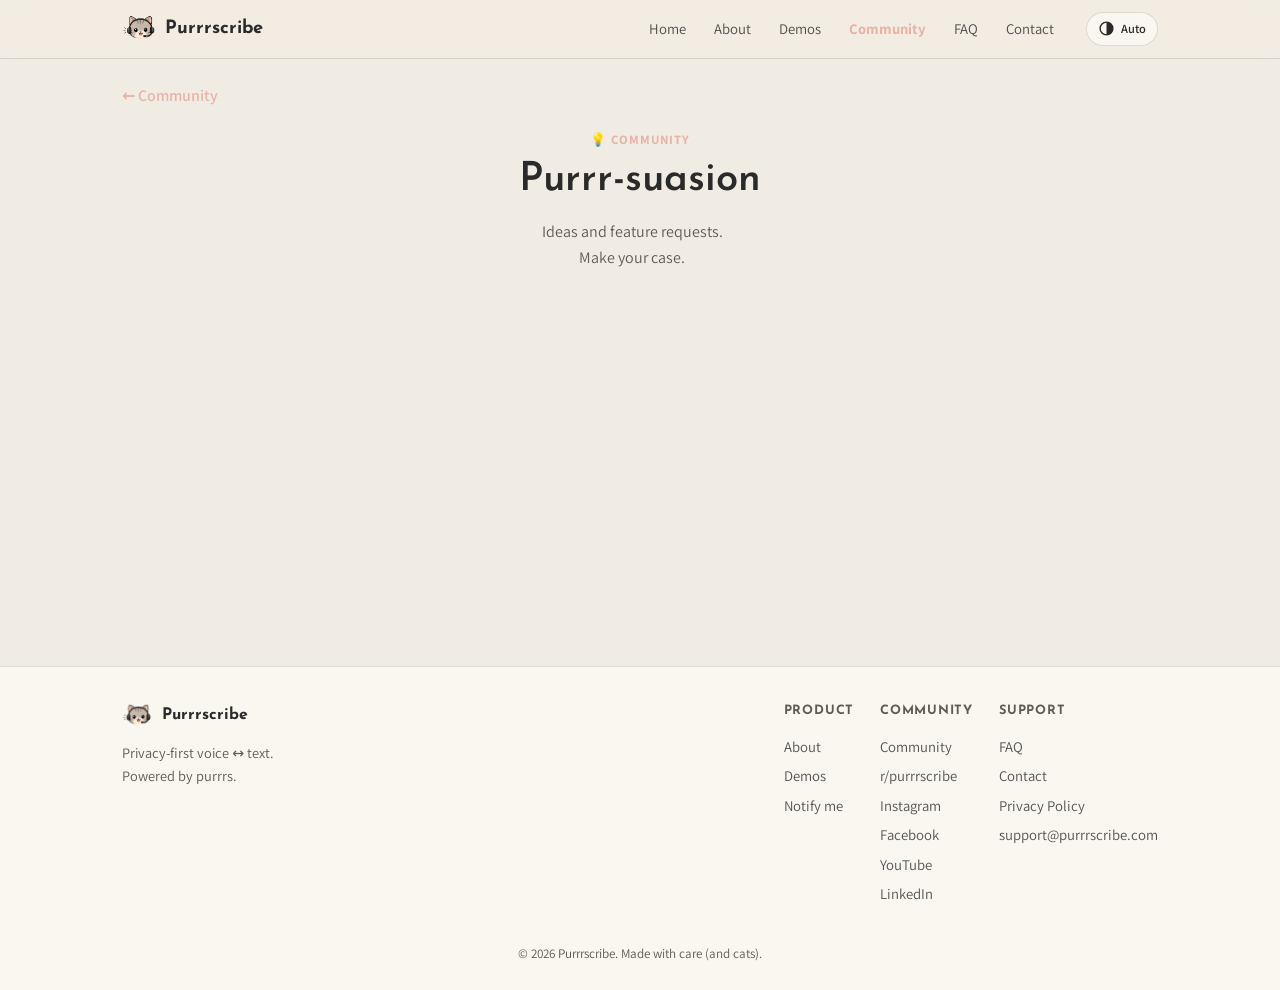
<file: community/ideas.html>
<!doctype html>
<html lang="en">
<head>
  <meta charset="utf-8">
  <meta name="viewport" content="width=device-width,initial-scale=1">
  <title>Purrrscribe — Community</title>
  <link rel="icon" href="/assets/icon.png">
  <link rel="stylesheet" href="/css/style.css">
</head>
<body>
  <header class="site-header" id="site-header"></header>
  <main id="main">
    <section class="container">
      <a class="board-back" href="/community/">← <span data-i18n="nav.community">Community</span></a>
      <div class="section-head">
        <span class="eyebrow">💡 <span data-i18n="community.eyebrow">Community</span></span>
        <h1 data-i18n="cat.ideas.name">Board</h1>
        <p class="muted" data-i18n="cat.ideas.desc"></p>
      </div>
      <div class="giscus"></div>
      <script src="https://giscus.app/client.js"
        data-repo="HaddarD/purrrscribe-website-public"
        data-repo-id="R_kgDOTCVCmQ"
        data-category-id="DIC_kwDOTCVCmc4DAY-Z"
        data-mapping="specific"
        data-term="Purrr-suasion"
        data-strict="0"
        data-reactions-enabled="0"
        data-emit-metadata="0"
        data-input-position="top"
        data-theme="https://purrrscribe.com/css/giscus-light.css?v=4"
        data-lang="en"
        data-loading="lazy"
        crossorigin="anonymous"
        async>
      </script>
    </section>
  </main>
  <footer class="site-footer" id="site-footer"></footer>
  <script src="/js/site.js"></script>
</body>
</html>
</file>
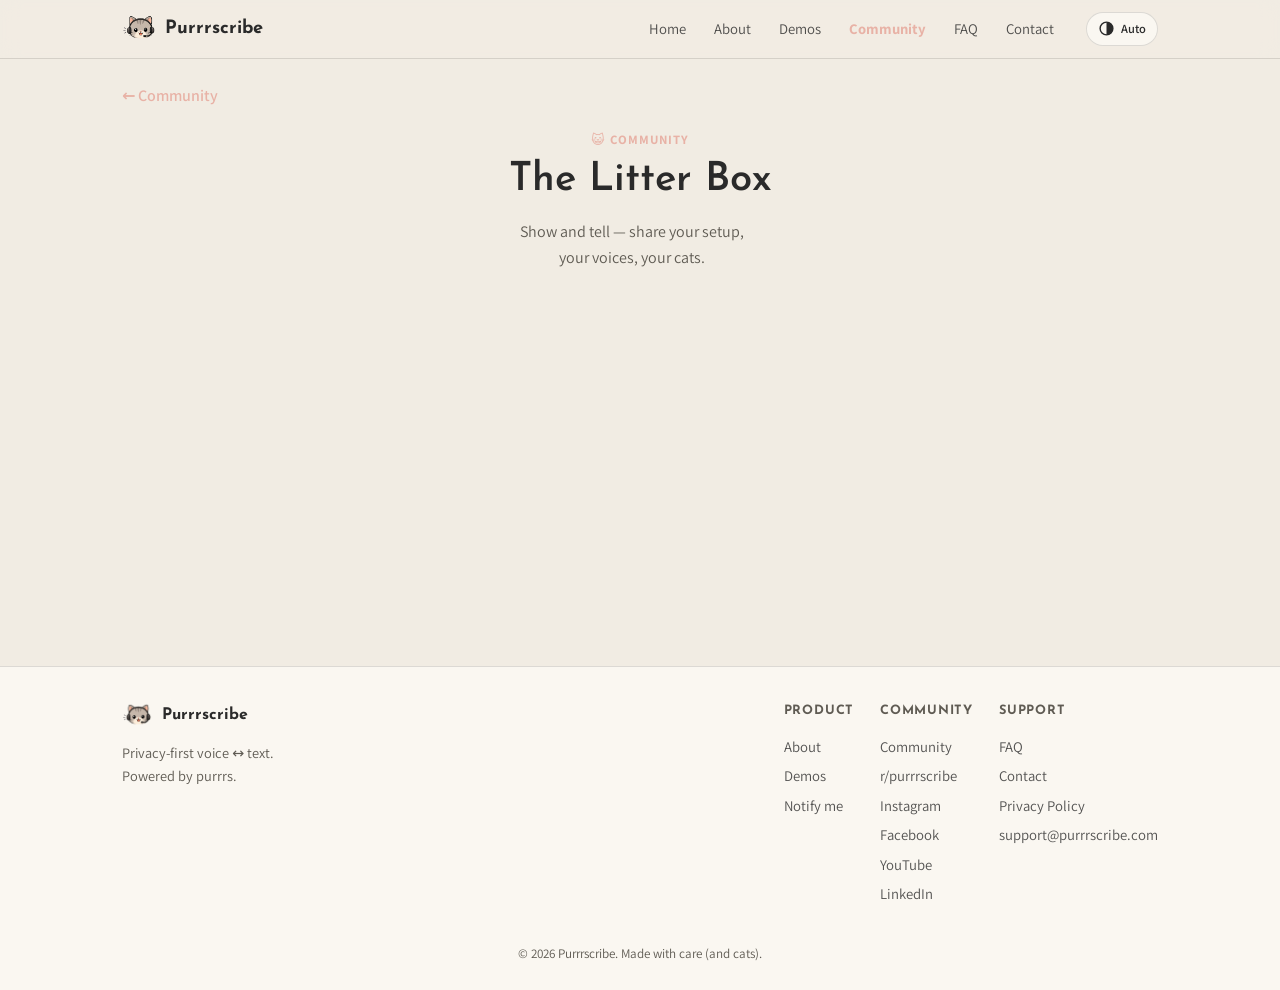
<file: community/litter-box.html>
<!doctype html>
<html lang="en">
<head>
  <meta charset="utf-8">
  <meta name="viewport" content="width=device-width,initial-scale=1">
  <title>Purrrscribe — Community</title>
  <link rel="icon" href="/assets/icon.png">
  <link rel="stylesheet" href="/css/style.css">
</head>
<body>
  <header class="site-header" id="site-header"></header>
  <main id="main">
    <section class="container">
      <a class="board-back" href="/community/">← <span data-i18n="nav.community">Community</span></a>
      <div class="section-head">
        <span class="eyebrow">😺 <span data-i18n="community.eyebrow">Community</span></span>
        <h1 data-i18n="cat.litter.name">Board</h1>
        <p class="muted" data-i18n="cat.litter.desc"></p>
      </div>
      <div class="giscus"></div>
      <script src="https://giscus.app/client.js"
        data-repo="HaddarD/purrrscribe-website-public"
        data-repo-id="R_kgDOTCVCmQ"
        data-category-id="DIC_kwDOTCVCmc4DAY-a"
        data-mapping="specific"
        data-term="The Litter Box"
        data-strict="0"
        data-reactions-enabled="0"
        data-emit-metadata="0"
        data-input-position="top"
        data-theme="https://purrrscribe.com/css/giscus-light.css?v=4"
        data-lang="en"
        data-loading="lazy"
        crossorigin="anonymous"
        async>
      </script>
    </section>
  </main>
  <footer class="site-footer" id="site-footer"></footer>
  <script src="/js/site.js"></script>
</body>
</html>
</file>
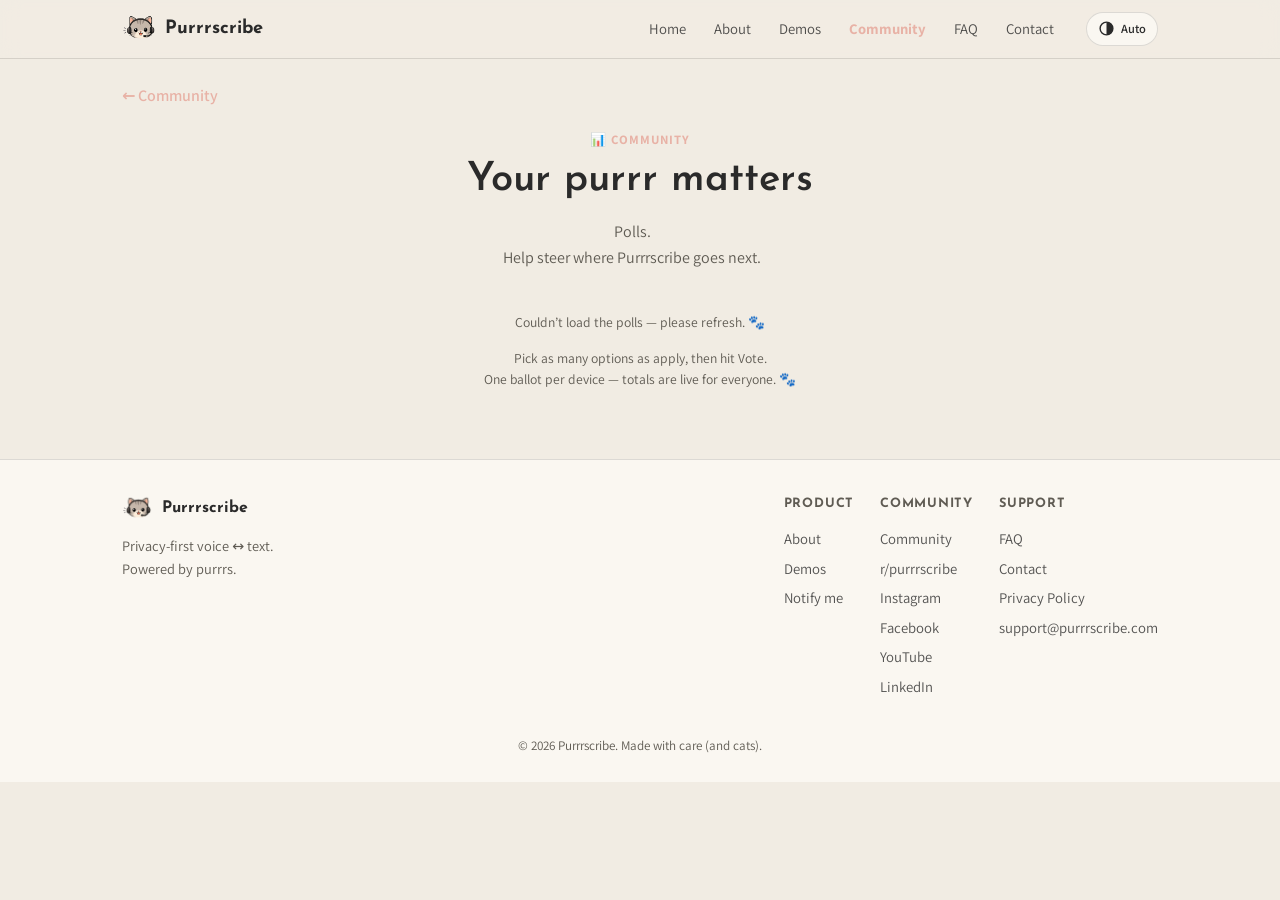
<file: community/polls.html>
<!doctype html>
<html lang="en">
<head>
  <meta charset="utf-8">
  <meta name="viewport" content="width=device-width,initial-scale=1">
  <title>Purrrscribe — Your purrr matters</title>
  <link rel="icon" href="/assets/icon.png">
  <link rel="stylesheet" href="/css/style.css">
</head>
<body>
  <header class="site-header" id="site-header"></header>
  <main id="main">
    <section class="container">
      <a class="board-back" href="/community/">← <span data-i18n="nav.community">Community</span></a>
      <div class="section-head">
        <span class="eyebrow">📊 <span data-i18n="community.eyebrow">Community</span></span>
        <h1 data-i18n="cat.polls.name">Your purrr matters</h1>
        <p class="muted" data-i18n="cat.polls.desc"></p>
      </div>
      <div id="polls"><p class="poll-note" data-i18n="polls.loading">Loading polls…</p></div>
      <p class="poll-note" data-i18n="polls.note">One vote per poll, per device. Totals are live for everyone. 🐾</p>
    </section>
  </main>
  <footer class="site-footer" id="site-footer"></footer>
  <script src="/js/site.js"></script>
  <script>
  (function(){
    var box=document.getElementById('polls');
    var W=(window.PURRR_WORKER||"").replace(/\/+$/,"");
    function votedKey(id){return "purrrscribe.voted."+id;}
    function hasVoted(id){ try{return !!localStorage.getItem(votedKey(id));}catch(e){return false;} }
    function myVote(id){ try{return localStorage.getItem(votedKey(id));}catch(e){return null;} }
    function setVoted(id,opt){ try{localStorage.setItem(votedKey(id),opt);}catch(e){} }

    function render(polls){
      box.innerHTML="";
      if(!polls.length){ box.innerHTML='<p class="poll-note">No open polls right now — check back soon! 🐾</p>'; return; }
      polls.forEach(function(p){
        var card=document.createElement('div'); card.className='card poll-card';
        var q=document.createElement('div'); q.className='poll-q'; q.textContent=p.question; card.appendChild(q);
        var wrap=document.createElement('div'); card.appendChild(wrap);
        function showResults(){
          wrap.innerHTML="";
          var total=p.options.reduce(function(a,o){return a+o.votes;},0);
          var mine=[]; try{ var mv=myVote(p.id); mine=mv?(mv[0]==='['?JSON.parse(mv):[mv]):[]; }catch(e){ mine=[]; }
          p.options.forEach(function(o){
            var pct= total? Math.round(o.votes*100/total) : 0;
            var bar=document.createElement('div'); bar.className='poll-bar'+(mine.indexOf(o.label)>-1?' mine':'');
            bar.innerHTML='<div class="fill" style="width:'+pct+'%"></div><div class="row"><span>'+o.label+(mine===o.label?' ✓':'')+'</span><span class="pct">'+pct+'% · '+o.votes+'</span></div>';
            wrap.appendChild(bar);
          });
          var t=document.createElement('div'); t.className='poll-total';
          t.textContent=total+" votes"; wrap.appendChild(t);
        }
        function showVoting(){
          wrap.innerHTML="";
          var chosen={};
          p.options.forEach(function(o){
            var b=document.createElement('button'); b.type='button'; b.className='poll-opt'; b.textContent=o.label;
            b.addEventListener('click',function(){
              chosen[o.label]=!chosen[o.label];
              b.classList.toggle('picked',!!chosen[o.label]);
              submit.disabled=!Object.keys(chosen).some(function(k){return chosen[k];});
            });
            wrap.appendChild(b);
          });
          var submit=document.createElement('button'); submit.type='button'; submit.className='btn'; 
          submit.style.cssText='width:100%;justify-content:center;margin-top:6px'; submit.disabled=true;
          submit.textContent='Vote 🐾';
          submit.addEventListener('click',function(){
            var opts=Object.keys(chosen).filter(function(k){return chosen[k];});
            if(!opts.length) return;
            submit.disabled=true; submit.textContent='…';
            fetch(W+'/vote',{method:'POST',headers:{'Content-Type':'application/json'},body:JSON.stringify({pollId:p.id,options:opts})})
              .then(function(r){ if(!r.ok) throw 0; return r.json(); })
              .then(function(fresh){ setVoted(p.id,JSON.stringify(opts)); p.options=fresh.options; showResults(); })
              .catch(function(){ submit.disabled=false; submit.textContent='Vote 🐾'; alert('That vote didn\u2019t go through — please try again.'); });
          });
          wrap.appendChild(submit);
          var sr=document.createElement('a'); sr.href='#'; sr.className='poll-total'; sr.style.display='inline-block';
          sr.textContent='Just show me the results';
          sr.addEventListener('click',function(e){e.preventDefault();showResults();});
          wrap.appendChild(sr);
        }
        if(hasVoted(p.id)) showResults(); else showVoting();
        box.appendChild(card);
      });
    }
    fetch(W+'/polls').then(function(r){return r.json();}).then(render)
      .catch(function(){ box.innerHTML='<p class="poll-note">Couldn\u2019t load the polls — please refresh. 🐾</p>'; });
  })();
  </script>
</body>
</html>
</file>
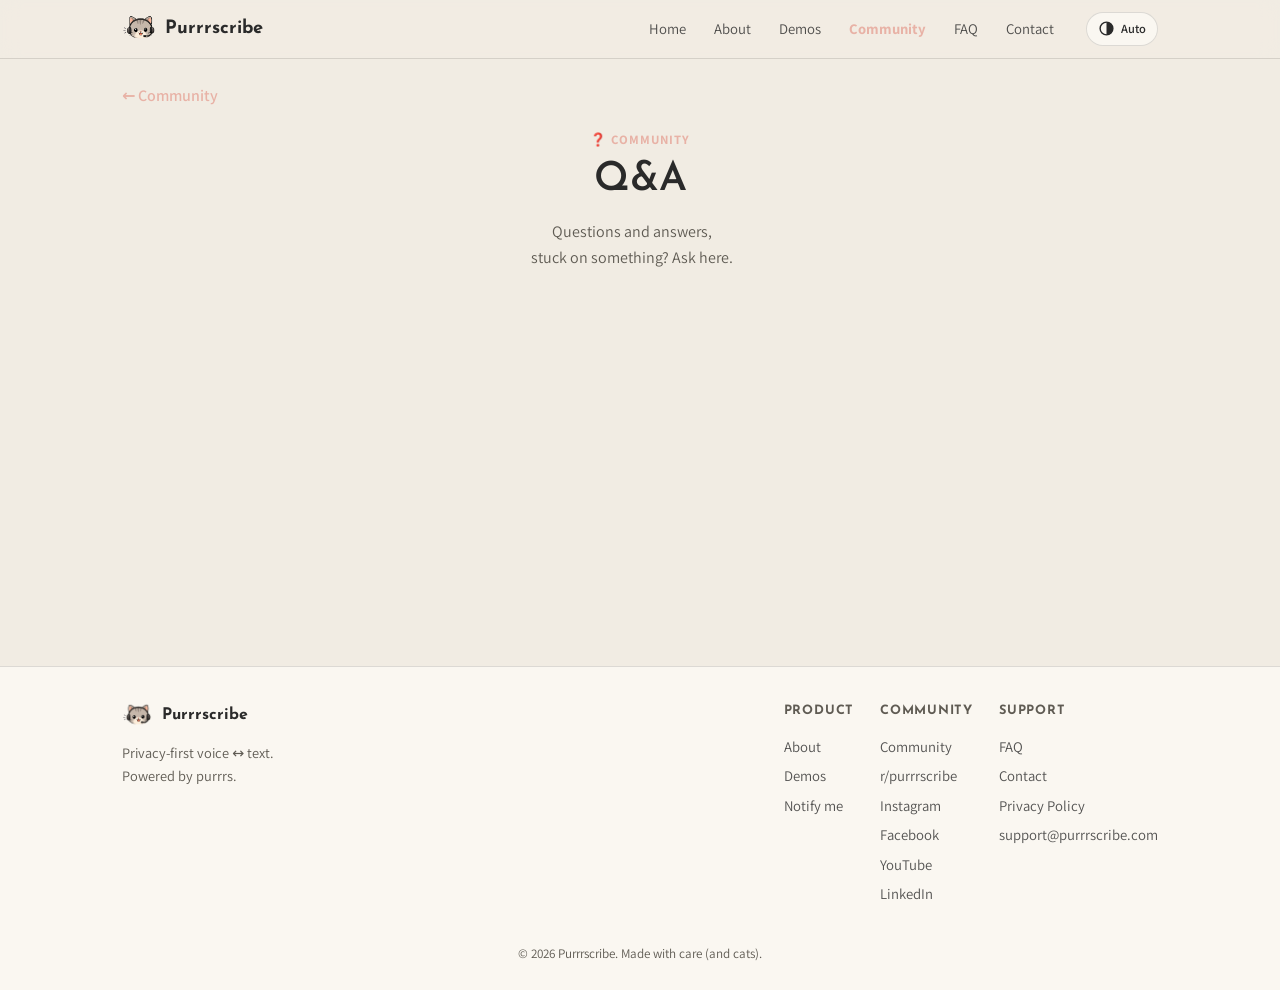
<file: community/qa.html>
<!doctype html>
<html lang="en">
<head>
  <meta charset="utf-8">
  <meta name="viewport" content="width=device-width,initial-scale=1">
  <title>Purrrscribe — Community</title>
  <link rel="icon" href="/assets/icon.png">
  <link rel="stylesheet" href="/css/style.css">
</head>
<body>
  <header class="site-header" id="site-header"></header>
  <main id="main">
    <section class="container">
      <a class="board-back" href="/community/">← <span data-i18n="nav.community">Community</span></a>
      <div class="section-head">
        <span class="eyebrow">❓ <span data-i18n="community.eyebrow">Community</span></span>
        <h1 data-i18n="cat.qa.name">Board</h1>
        <p class="muted" data-i18n="cat.qa.desc"></p>
      </div>
      <div class="giscus"></div>
      <script src="https://giscus.app/client.js"
        data-repo="HaddarD/purrrscribe-website-public"
        data-repo-id="R_kgDOTCVCmQ"
        data-category-id="DIC_kwDOTCVCmc4DAY-Y"
        data-mapping="specific"
        data-term="Q&amp;A"
        data-strict="0"
        data-reactions-enabled="0"
        data-emit-metadata="0"
        data-input-position="top"
        data-theme="https://purrrscribe.com/css/giscus-light.css?v=4"
        data-lang="en"
        data-loading="lazy"
        crossorigin="anonymous"
        async>
      </script>
    </section>
  </main>
  <footer class="site-footer" id="site-footer"></footer>
  <script src="/js/site.js"></script>
</body>
</html>
</file>
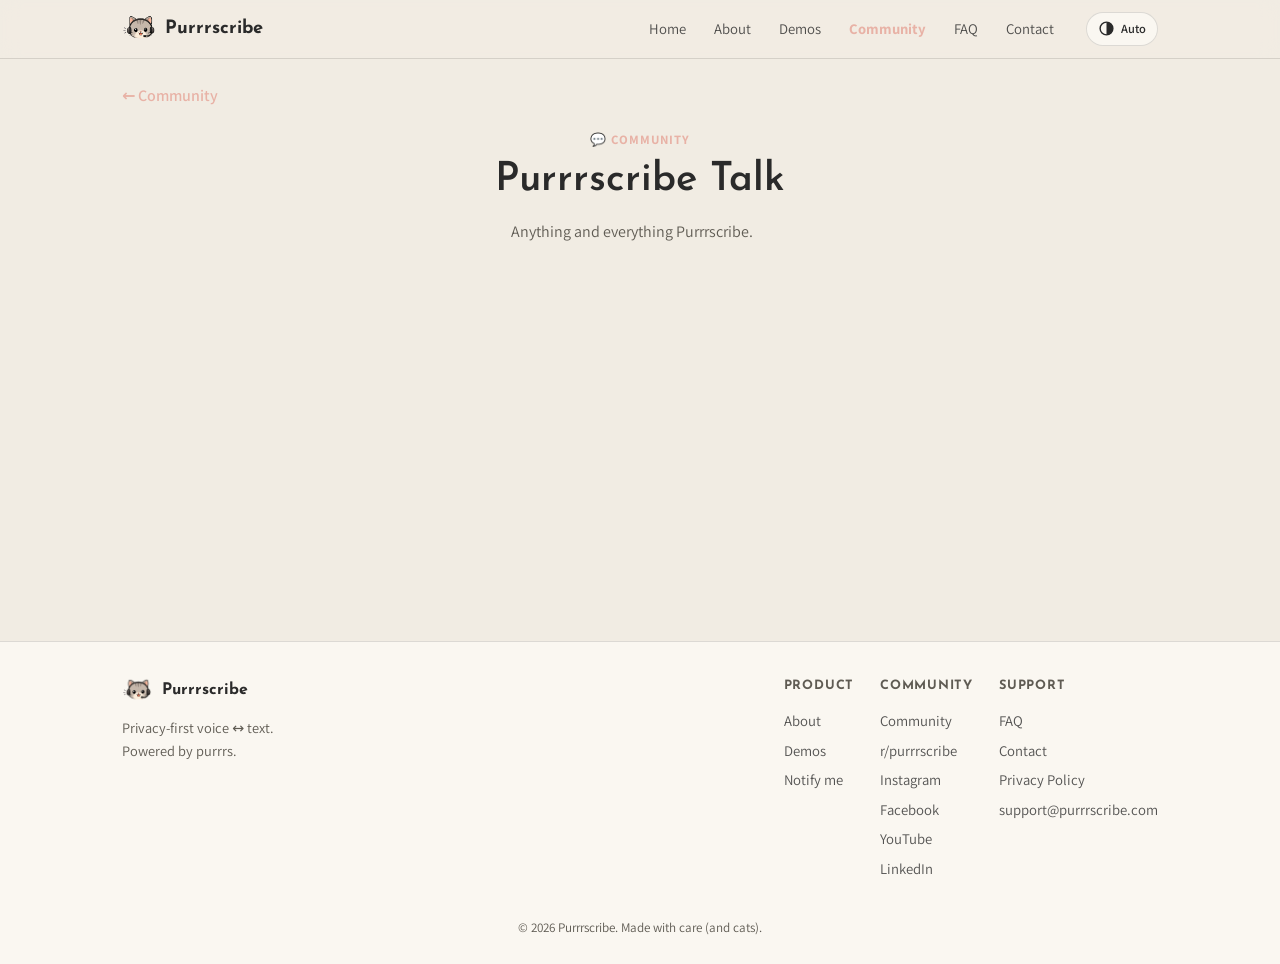
<file: community/talk.html>
<!doctype html>
<html lang="en">
<head>
  <meta charset="utf-8">
  <meta name="viewport" content="width=device-width,initial-scale=1">
  <title>Purrrscribe — Community</title>
  <link rel="icon" href="/assets/icon.png">
  <link rel="stylesheet" href="/css/style.css">
</head>
<body>
  <header class="site-header" id="site-header"></header>
  <main id="main">
    <section class="container">
      <a class="board-back" href="/community/">← <span data-i18n="nav.community">Community</span></a>
      <div class="section-head">
        <span class="eyebrow">💬 <span data-i18n="community.eyebrow">Community</span></span>
        <h1 data-i18n="cat.talk.name">Board</h1>
        <p class="muted" data-i18n="cat.talk.desc"></p>
      </div>
      <div class="giscus"></div>
      <script src="https://giscus.app/client.js"
        data-repo="HaddarD/purrrscribe-website-public"
        data-repo-id="R_kgDOTCVCmQ"
        data-category-id="DIC_kwDOTCVCmc4DAY-X"
        data-mapping="specific"
        data-term="Purrrscribe Talk"
        data-strict="0"
        data-reactions-enabled="0"
        data-emit-metadata="0"
        data-input-position="top"
        data-theme="https://purrrscribe.com/css/giscus-light.css?v=4"
        data-lang="en"
        data-loading="lazy"
        crossorigin="anonymous"
        async>
      </script>
    </section>
  </main>
  <footer class="site-footer" id="site-footer"></footer>
  <script src="/js/site.js"></script>
</body>
</html>
</file>
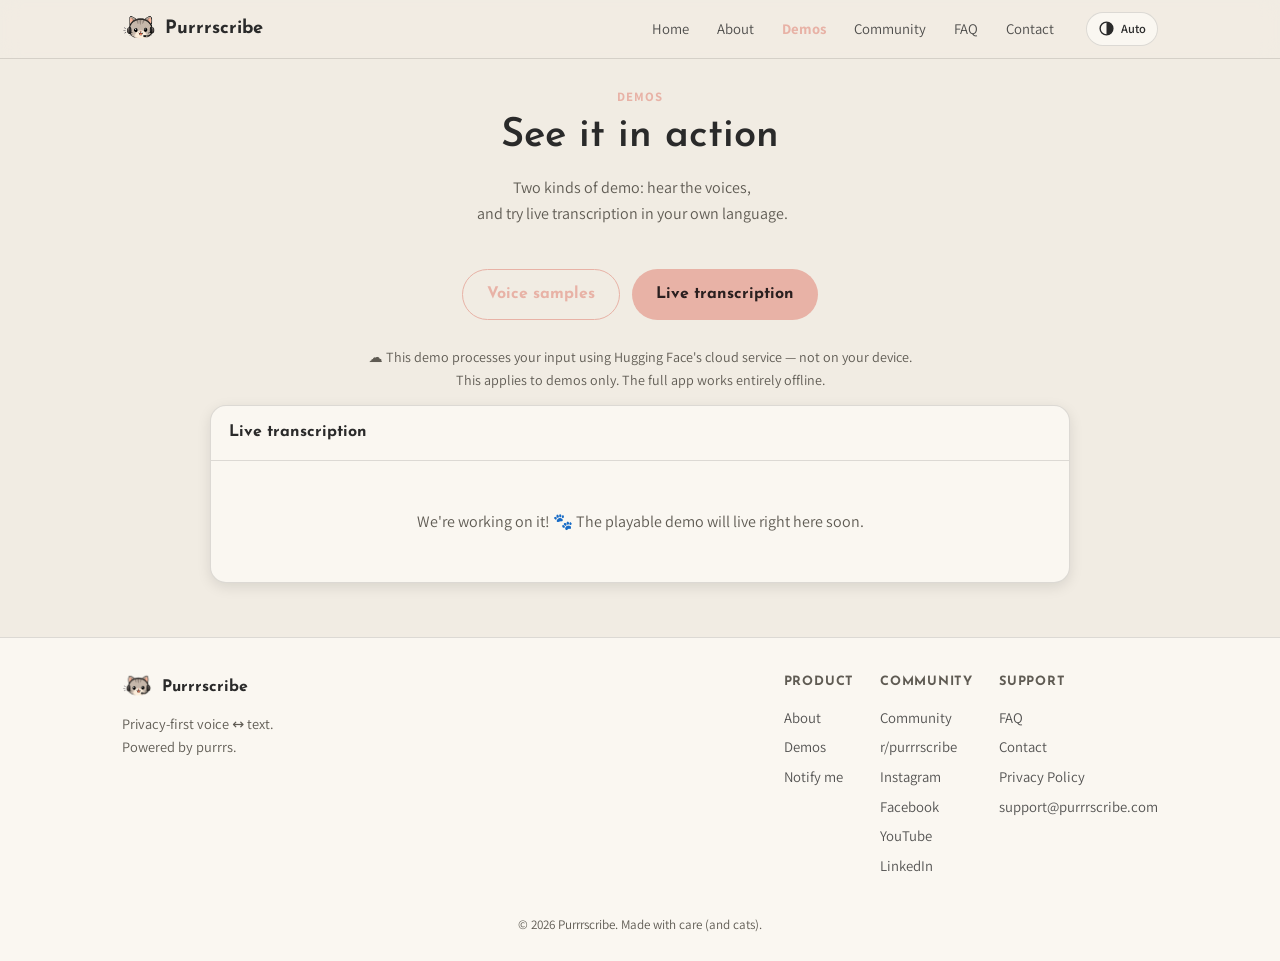
<file: demos/transcription.html>
<!doctype html>
<html lang="en">
<head>
  <meta charset="utf-8">
  <meta name="viewport" content="width=device-width,initial-scale=1">
  <title>Purrrscribe — Demos</title>
  <link rel="icon" href="/assets/icon.png">
  <link rel="stylesheet" href="/css/style.css">
</head>
<body>
  <header class="site-header" id="site-header"></header>
  <main id="main">
    <section class="container">
      <div class="section-head">
        <span class="eyebrow" data-i18n="demos.eyebrow">Demos</span>
        <h1 data-i18n="demos.title">See it in action</h1>
        <p class="muted" data-i18n="demos.lead">Hear the voices, and try live transcription.</p>
      </div>
      <div class="hero-cta" style="justify-content:center;margin-bottom:26px">
        <a class="btn ghost" href="/demos/voices.html" data-i18n="demos.voicesTab">Voice samples</a>
        <a class="btn" href="/demos/transcription.html" data-i18n="demos.transcribeTab">Live transcription</a>
      </div>
      <p class="muted" style="max-width:860px;margin:0 auto 14px;text-align:center;font-size:.88rem" data-i18n="demos.cloudNote">☁️ This demo processes your input using Hugging Face's cloud service — not on your device. This applies to demos only. The full app works entirely offline.</p>
      <div class="embed" style="max-width:860px;margin:0 auto">
        <div class="embed-head" data-i18n="demos.transcribeTitle">Demo</div>
        <div class="placeholder" data-i18n="demos.placeholder">We're working on it!</div>
      </div>
    </section>
  </main>
  <footer class="site-footer" id="site-footer"></footer>
  <script src="/js/site.js"></script>
</body>
</html>
</file>
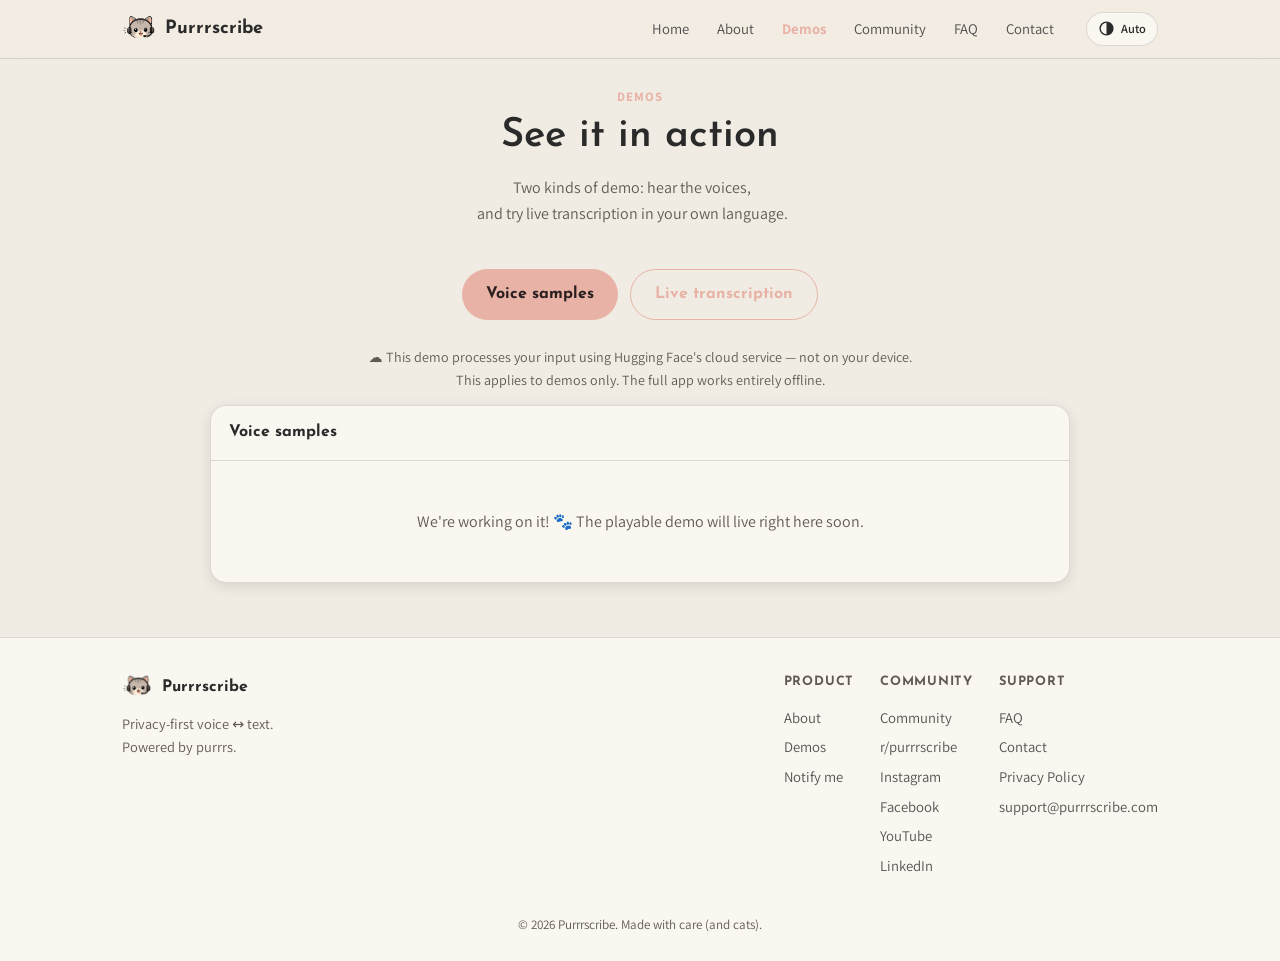
<file: demos/voices.html>
<!doctype html>
<html lang="en">
<head>
  <meta charset="utf-8">
  <meta name="viewport" content="width=device-width,initial-scale=1">
  <title>Purrrscribe — Demos</title>
  <link rel="icon" href="/assets/icon.png">
  <link rel="stylesheet" href="/css/style.css">
</head>
<body>
  <header class="site-header" id="site-header"></header>
  <main id="main">
    <section class="container">
      <div class="section-head">
        <span class="eyebrow" data-i18n="demos.eyebrow">Demos</span>
        <h1 data-i18n="demos.title">See it in action</h1>
        <p class="muted" data-i18n="demos.lead">Hear the voices, and try live transcription.</p>
      </div>
      <div class="hero-cta" style="justify-content:center;margin-bottom:26px">
        <a class="btn" href="/demos/voices.html" data-i18n="demos.voicesTab">Voice samples</a>
        <a class="btn ghost" href="/demos/transcription.html" data-i18n="demos.transcribeTab">Live transcription</a>
      </div>
      <p class="muted" style="max-width:860px;margin:0 auto 14px;text-align:center;font-size:.88rem" data-i18n="demos.cloudNote">☁️ This demo processes your input using Hugging Face's cloud service — not on your device. This applies to demos only. The full app works entirely offline.</p>
      <div class="embed" style="max-width:860px;margin:0 auto">
        <div class="embed-head" data-i18n="demos.voicesTitle">Demo</div>
        <div class="placeholder" data-i18n="demos.placeholder">We're working on it!</div>
      </div>
    </section>
  </main>
  <footer class="site-footer" id="site-footer"></footer>
  <script src="/js/site.js"></script>
</body>
</html>
</file>
<file: css/style.css>
/* ---- Self-hosted fonts (no Google Fonts request) ---- */
@font-face{font-family:'Rubik';font-weight:400;font-style:normal;font-display:swap;src:url('/fonts/Rubik-Regular.woff2') format('woff2')}
@font-face{font-family:'Rubik';font-weight:500;font-style:normal;font-display:swap;src:url('/fonts/Rubik-Medium.woff2') format('woff2')}
@font-face{font-family:'Rubik';font-weight:600;font-style:normal;font-display:swap;src:url('/fonts/Rubik-SemiBold.woff2') format('woff2')}
@font-face{font-family:'Rubik';font-weight:700;font-style:normal;font-display:swap;src:url('/fonts/Rubik-Bold.woff2') format('woff2')}
@font-face{font-family:'Josefin Sans';font-weight:600;font-style:normal;font-display:swap;src:url('/fonts/JosefinSans-SemiBold.woff2') format('woff2')}
@font-face{font-family:'Josefin Sans';font-weight:700;font-style:normal;font-display:swap;src:url('/fonts/JosefinSans-Bold.woff2') format('woff2')}
@font-face{font-family:'Assistant';font-weight:400;font-style:normal;font-display:swap;src:url('/fonts/Assistant-Regular.woff2') format('woff2')}
@font-face{font-family:'Assistant';font-weight:600;font-style:normal;font-display:swap;src:url('/fonts/Assistant-SemiBold.woff2') format('woff2')}
@font-face{font-family:'Assistant';font-weight:700;font-style:normal;font-display:swap;src:url('/fonts/Assistant-Bold.woff2') format('woff2')}
@font-face{font-family:'Playpen Sans';font-weight:400;font-style:normal;font-display:swap;src:url('/fonts/PlaypenSans-Regular.woff2') format('woff2')}

/* ---- CLS fix: reserve space for JS-injected header/footer ---- */
#site-header{min-height:56px}
#site-footer{min-height:200px}
.giscus{min-height:300px}

/* ============================================================
   Purrrscribe — shared stylesheet
   Light = warm tan + teal · Dark = navy + coral
   Change a token here and it updates across the whole site.
   ============================================================ */

/* ---- Design tokens ---------------------------------------- */
:root{
  --bg:#f1ece3;
  --surface:#faf7f1;
  --surface-2:#efe9df;
  --ink:#2a2a2a;
  --muted:#5f5b53;
  --accent:#e8b2a6;          /* warm coral — light mode */
  --accent-strong:#d49a8e;
  --accent-ink:#2a1f1f;      /* dark text on coral accent */
  --line:rgba(0,0,0,.12);
  --shadow:0 6px 22px rgba(0,0,0,.12);
  --shadow-soft:0 4px 14px rgba(0,0,0,.10);
  --radius:16px;
  --radius-sm:10px;
  --maxw:1080px;
  --font-display:'Josefin Sans','Rubik',system-ui,-apple-system,Segoe UI,Arial,sans-serif;
  --font-body:'Assistant','Rubik',system-ui,-apple-system,Segoe UI,Arial,sans-serif;
}
[data-theme="dark"]{
  --bg:#191e2c;
  --surface:#202637;
  --surface-2:#252c40;
  --ink:#eceef6;
  --muted:#aab0c2;
  --accent:#f1b6b6;          /* soft red — dark mode */
  --accent-strong:#d49a8e;
  --accent-ink:#10131c;
  --line:rgba(255,255,255,.12);
  --shadow:0 10px 30px rgba(0,0,0,.5);
  --shadow-soft:0 6px 18px rgba(0,0,0,.4);
}

/* ---- Base ------------------------------------------------- */
*{box-sizing:border-box}
html{scroll-behavior:smooth}
body{
  margin:0;
  font-family:var(--font-body);
  background:var(--bg);
  color:var(--ink);
  line-height:1.6;
  -webkit-font-smoothing:antialiased;
  transition:background .35s ease,color .35s ease;
}
h1,h2,h3,.wordmark{font-family:var(--font-display);font-weight:600;line-height:1.15;margin:0 0 .4em}
h1{font-size:clamp(2.1rem,6vw,3.4rem)}
h2{font-size:clamp(1.5rem,3.5vw,2.1rem)}
p{margin:0 0 1em}
a{color:var(--accent);text-decoration:none}
a:hover{text-decoration:underline}
img{max-width:100%}
.container{max-width:var(--maxw);margin:0 auto;padding:0 22px}
.muted{color:var(--muted)}
section{padding:clamp(40px,7vw,80px) 0}

/* ---- Header ----------------------------------------------- */
.site-header{
  position:sticky;top:0;z-index:50;
  background:color-mix(in srgb,var(--bg) 86%,transparent);
  backdrop-filter:saturate(140%) blur(10px);
  border-bottom:1px solid var(--line);
}
.nav{display:flex;align-items:center;gap:14px;padding:10px 22px;max-width:var(--maxw);margin:0 auto}
.brand{display:flex;align-items:center;gap:9px;font-family:var(--font-display);font-weight:700;font-size:1.15rem;color:var(--ink)}
.brand:hover{text-decoration:none}
.brand img{width:34px;height:34px}
.nav-links{display:flex;gap:4px;margin-inline-start:auto;flex-wrap:wrap}
.nav-links a{
  color:var(--ink);padding:7px 12px;border-radius:999px;font-size:.92rem;font-weight:500;
  opacity:.82;transition:background .2s,opacity .2s;
}
.nav-links a:hover{opacity:1;background:var(--surface-2);text-decoration:none}
.nav-links a[aria-current="page"]{opacity:1;color:var(--accent);font-weight:700}
.nav-tools{display:flex;align-items:center;gap:8px;margin-inline-start:6px}

/* control buttons (theme + language) */
.iconbtn{
  display:inline-flex;align-items:center;gap:6px;
  background:var(--surface);border:1px solid var(--line);color:var(--ink);
  border-radius:999px;padding:6px 11px;font:inherit;font-size:.85rem;font-weight:600;
  cursor:pointer;transition:transform .12s,border-color .2s,background .2s;
}
.iconbtn:hover{border-color:var(--accent)}
.iconbtn:active{transform:scale(.94)}
.iconbtn svg{display:block}
.flag{width:20px;height:14px;border-radius:2px;box-shadow:0 0 0 1px var(--line);display:block}

/* language dropdown */
.lang{position:relative}
.lang-menu{
  position:absolute;inset-inline-end:0;top:calc(100% + 8px);
  background:var(--surface);border:1px solid var(--line);border-radius:var(--radius-sm);
  box-shadow:var(--shadow);min-width:170px;padding:6px;display:none;
}
.lang-menu.open{display:block}
.lang-menu button{
  display:flex;align-items:center;gap:10px;width:100%;text-align:start;
  background:none;border:0;color:var(--ink);font:inherit;font-size:.92rem;
  padding:8px 10px;border-radius:8px;cursor:pointer;
}
.lang-menu button:hover{background:var(--surface-2)}
.lang-menu button[aria-current="true"]{color:var(--accent);font-weight:700}

/* ---- Buttons / pills -------------------------------------- */
.btn{
  display:inline-flex;align-items:center;gap:9px;
  background:var(--accent);color:var(--accent-ink);
  padding:12px 24px;border-radius:999px;font-weight:700;font-family:var(--font-display);
  border:0;cursor:pointer;font-size:1rem;transition:transform .12s,filter .2s;
}
.btn:hover{filter:brightness(1.05);text-decoration:none}
.btn:active{transform:scale(.97)}
.btn.ghost{background:transparent;color:var(--accent);border:1.5px solid var(--accent)}
.badge{
  display:inline-flex;align-items:center;gap:8px;
  background:var(--surface);border:1px solid var(--line);color:var(--muted);
  padding:6px 15px;border-radius:999px;font-size:.85rem;font-weight:600;
}
.badge .dot{width:8px;height:8px;border-radius:50%;background:var(--accent);
  box-shadow:0 0 0 4px color-mix(in srgb,var(--accent) 25%,transparent)}

/* ---- Hero ------------------------------------------------- */
.hero{text-align:center;padding-top:clamp(34px,7vw,70px)}
.hero .cat-wrap{position:relative;display:inline-grid;place-items:center;margin-bottom:10px}
.hero .cat{width:clamp(120px,26vw,168px);height:auto;
  filter:drop-shadow(0 8px 14px rgba(0,0,0,.18));position:relative;z-index:2}
/* signature: the "purr" pulse behind the cat */
.purr{position:absolute;z-index:1;inset:0;display:grid;place-items:center;pointer-events:none}
.purr span{
  position:absolute;border:2px solid var(--accent);border-radius:50%;opacity:0;
  width:60%;height:60%;animation:purr 3.4s ease-out infinite;
}
.purr span:nth-child(2){animation-delay:1.1s}
.purr span:nth-child(3){animation-delay:2.2s}
@keyframes purr{0%{transform:scale(.55);opacity:.5}70%{opacity:.12}100%{transform:scale(1.5);opacity:0}}
.hero .wordmark{font-size:clamp(2.3rem,7vw,3.6rem);margin:.1em 0 .15em}
.hero .tagline{font-size:clamp(1.05rem,2.4vw,1.3rem);color:var(--muted);max-width:34ch;margin:0 auto 1.4em}
.hero-cta{display:flex;gap:12px;justify-content:center;flex-wrap:wrap;margin-bottom:18px}

/* ---- Cards / features ------------------------------------- */
.grid{display:grid;gap:18px}
.grid.two{grid-template-columns:repeat(2,1fr)}
.grid.three{grid-template-columns:repeat(3,1fr)}
.card{
  background:var(--surface);border:1px solid var(--line);border-radius:var(--radius);
  padding:24px;box-shadow:var(--shadow-soft);
}
.card h3{font-size:1.2rem}
.card .emoji{font-size:1.6rem;display:block;margin-bottom:8px}

/* section heading */
.eyebrow{display:inline-block;color:var(--accent);font-weight:700;font-size:.8rem;
  letter-spacing:.08em;text-transform:uppercase;margin-bottom:.5em}
.section-head{text-align:center;max-width:96ch;margin:0 auto clamp(24px,4vw,42px)}

/* ---- Coming-soon block ------------------------------------ */
.soon{
  text-align:center;background:var(--surface);border:1px dashed var(--line);
  border-radius:var(--radius);padding:36px 24px;max-width:560px;margin:0 auto;
}

/* ---- FAQ accordion ---------------------------------------- */
.faq{max-width:760px;margin:0 auto}
.faq details{
  background:var(--surface);border:1px solid var(--line);border-radius:var(--radius-sm);
  padding:4px 18px;margin-bottom:12px;
}
.faq summary{cursor:pointer;font-weight:700;font-family:var(--font-display);
  padding:14px 0;list-style:none;display:flex;justify-content:space-between;gap:12px;align-items:center}
.faq summary::-webkit-details-marker{display:none}
.faq summary::after{content:"+";color:var(--accent);font-size:1.4rem;font-weight:700;line-height:1}
.faq details[open] summary::after{content:"\2013"}
.faq details>*:not(summary){padding-bottom:14px;color:var(--muted)}

/* ---- Demo embed frame ------------------------------------- */
.embed{
  background:var(--surface);border:1px solid var(--line);border-radius:var(--radius);
  overflow:hidden;box-shadow:var(--shadow-soft);
}
.embed .embed-head{padding:14px 18px;border-bottom:1px solid var(--line);font-weight:700;font-family:var(--font-display)}
.embed iframe{width:100%;height:520px;border:0;display:block;background:var(--surface-2)}
.embed .placeholder{padding:48px 24px;text-align:center;color:var(--muted)}

/* ---- Giscus container ------------------------------------- */
.giscus-wrap{max-width:820px;margin:0 auto}

/* ---- Footer ----------------------------------------------- */
.site-footer{border-top:1px solid var(--line);background:var(--surface);margin-top:30px}
.footer-inner{display:flex;flex-wrap:wrap;gap:24px;justify-content:space-between;
  align-items:flex-start;padding:34px 22px;max-width:var(--maxw);margin:0 auto}
.footer-brand{display:flex;align-items:center;gap:10px;font-family:var(--font-display);font-weight:700}
.footer-brand img{width:30px;height:30px}
.footer-links{display:flex;gap:26px;flex-wrap:wrap}
.footer-col h4{font-family:var(--font-display);font-size:.8rem;text-transform:uppercase;
  letter-spacing:.06em;color:var(--muted);margin:0 0 10px}
.footer-col a{display:block;color:var(--ink);opacity:.8;padding:3px 0;font-size:.92rem}
.footer-col a:hover{opacity:1;color:var(--accent)}
.footer-bottom{text-align:center;color:var(--muted);font-size:.82rem;padding:0 22px 26px}

/* ---- Play badge ------------------------------------------- */
.play-badge{display:inline-flex;align-items:center;gap:10px;background:var(--ink);color:var(--bg);
  padding:10px 18px;border-radius:12px;font-weight:600}
.play-badge:hover{text-decoration:none;filter:brightness(1.08)}
.play-badge small{display:block;font-size:.62rem;opacity:.75;line-height:1}
.play-badge b{font-size:1rem;font-family:var(--font-display)}

/* ---- Responsive ------------------------------------------- */
.menu-toggle{display:none}
@media(max-width:760px){
  .grid.two,.grid.three{grid-template-columns:1fr}
  .nav-links{display:none}                 /* simple mobile: hide text nav, keep tools */
  .menu-toggle{display:inline-flex;font-size:1.4rem;color:var(--ink);background:none;border:1px solid var(--line);border-radius:8px;padding:4px 10px;cursor:pointer}
  .nav-links.show{display:flex;position:absolute;top:100%;inset-inline:0;
    background:var(--surface);border-bottom:1px solid var(--line);flex-direction:column;padding:8px}

}

/* ---- Accessibility ---------------------------------------- */
:focus-visible{outline:3px solid var(--accent);outline-offset:2px;border-radius:6px}
.skip{position:absolute;left:-999px;top:8px;background:var(--accent);color:var(--accent-ink);
  padding:8px 14px;border-radius:8px;z-index:100}
.skip:focus{left:8px}
@media(prefers-reduced-motion:reduce){
  *{animation:none!important;transition:none!important;scroll-behavior:auto}
}
[hidden]{display:none!important}

/* ---- Notify-me ------------------------------------------- */
.notify{max-width:520px;margin:0 auto;text-align:center;background:var(--surface);
  border:1px solid var(--line);border-radius:var(--radius);padding:30px 24px;box-shadow:var(--shadow-soft)}
.notify h2{margin:0 0 .3em}
.notify-row{display:flex;gap:8px;max-width:420px;margin:16px auto 8px}
.notify-row input{flex:1;min-width:0;padding:11px 14px;border-radius:999px;border:1px solid var(--line);
  background:var(--bg);color:var(--ink);font:inherit}
.notify-row input[aria-invalid="true"]{border-color:#d83b3b}
.notify-row .btn{white-space:nowrap}
.notify-hint{font-size:.8rem;margin:.4em 0 0}
.notify-thanks{margin:.8em 0 0;font-weight:700;color:var(--accent)}
@media(max-width:460px){.notify-row{flex-direction:column;border-radius:14px}.notify-row input,.notify-row .btn{width:100%}}

/* ---- Community boards + social --------------------------- */
.boards{display:grid;grid-template-columns:repeat(3,1fr);gap:16px}
@media(max-width:820px){.boards{grid-template-columns:repeat(2,1fr)}}
@media(max-width:520px){.boards{grid-template-columns:1fr}}
.board-card{display:flex;flex-direction:column;gap:8px;background:var(--surface);border:1px solid var(--line);
  border-radius:var(--radius);padding:22px;box-shadow:var(--shadow-soft);text-decoration:none;color:var(--ink);
  transition:transform .14s,border-color .2s}
.board-card:hover{transform:translateY(-3px);border-color:var(--accent);text-decoration:none}
.board-card .emoji{font-size:1.7rem}
.board-card h3{font-family:var(--font-display);margin:0}
.board-card p{color:var(--muted);margin:0;font-size:.92rem;flex:1}
.board-card .go{color:var(--accent);font-weight:700;font-size:.9rem;margin-top:4px}
.social-cards{display:grid;grid-template-columns:repeat(auto-fit,minmax(150px,1fr));gap:12px;max-width:760px;margin:0 auto}
.social-card{display:flex;align-items:center;gap:10px;background:var(--surface);border:1px solid var(--line);
  border-radius:var(--radius-sm);padding:14px 16px;text-decoration:none;color:var(--ink);font-weight:600;transition:border-color .2s}
.social-card:hover{border-color:var(--accent);text-decoration:none}
.social-card small{display:block;font-weight:400;color:var(--muted);font-size:.78rem}
.board-back{display:inline-block;margin-bottom:18px;color:var(--accent);font-weight:600}
.giscus{max-width:840px;margin:0 auto}

/* ---- Spacing fixes (more air between stacked sections) ---- */
main > section{padding-top:clamp(40px,6vw,72px);padding-bottom:clamp(40px,6vw,72px)}
.hero{padding-top:clamp(28px,5vw,56px);padding-bottom:0}
.hero .notify{margin-top:clamp(10px,2vw,22px)}

/* ---- Forms (contact + notify) ---------------------------- */
.pform{max-width:520px;margin:0 auto;text-align:start}
.field{display:flex;flex-direction:column;gap:5px;margin-bottom:14px}
.field label{font-weight:600;font-size:.9rem}
.field input,.field textarea{padding:11px 14px;border-radius:12px;border:1px solid var(--line);
  background:var(--bg);color:var(--ink);font:inherit;width:100%}
.field textarea{min-height:130px;resize:vertical}
.field input[aria-invalid="true"]{border-color:#d83b3b}
.pform > .btn{width:100%;justify-content:center;margin-top:4px}
.notify-row .btn{width:auto;flex:none}
.form-ok,.form-err{border-radius:12px;padding:16px 18px;margin-top:10px;max-width:520px;margin-left:auto;margin-right:auto;text-align:center;font-weight:600}
.form-ok{background:color-mix(in srgb,var(--accent) 16%,var(--surface));border:1px solid var(--accent);color:var(--ink)}
.form-err{background:color-mix(in srgb,#d83b3b 12%,var(--surface));border:1px solid #d83b3b;color:var(--ink)}
.copy-email{display:inline-block;margin-top:8px;font-family:ui-monospace,monospace;font-weight:700;color:var(--accent)}

/* ---- Spacing v4: half of v3, per Haddar ---- */
.hero{padding-bottom:20px !important}
.hero .notify{margin-top:24px}
main > section{padding-top:24px !important;padding-bottom:24px !important}
.hero.container{padding-top:30px !important}
.boards{margin-bottom:10px}
@media(max-width:600px){
  .hero{padding-bottom:16px !important}
  main > section{padding-top:20px !important;padding-bottom:20px !important}
}

/* ---- Native polls ---- */
.poll-card{max-width:640px;margin:0 auto 22px}
.poll-q{font-family:var(--font-display);font-weight:700;font-size:1.15rem;margin:0 0 14px}
.poll-opt{display:flex;align-items:center;gap:10px;width:100%;text-align:start;
  background:var(--bg);border:1.5px solid var(--line);color:var(--ink);
  border-radius:12px;padding:11px 14px;margin-bottom:9px;font:inherit;cursor:pointer;
  transition:border-color .15s,transform .1s}
.poll-opt:hover{border-color:var(--accent)}
.poll-opt:active{transform:scale(.985)}
.poll-bar{position:relative;border:1.5px solid var(--line);border-radius:12px;
  padding:10px 14px;margin-bottom:9px;overflow:hidden}
.poll-bar .fill{position:absolute;inset:0;background:color-mix(in srgb,var(--accent) 22%,transparent);
  border-radius:10px;transition:width .5s ease}
.poll-bar .row{position:relative;display:flex;justify-content:space-between;gap:10px;font-weight:600}
.poll-bar .pct{font-family:ui-monospace,monospace;color:var(--accent);font-weight:700}
.poll-bar.mine{border-color:var(--accent)}
.poll-total{color:var(--muted);font-size:.85rem;margin-top:6px}
.poll-note{text-align:center;color:var(--muted);font-size:.85rem}


/* ---- Poll multi-select picked state ---- */
.poll-opt.picked{border-color:var(--accent);background:color-mix(in srgb,var(--accent) 14%,var(--bg));font-weight:700}
.poll-opt.picked::after{content:"✓";margin-inline-start:auto;color:var(--accent);font-weight:800}

/* ---- Board card titles stay on one line ---- */
.board-card h3{white-space:nowrap;font-size:1.06rem}

/* ---- Page-title H1s stay on one line (scales down instead of wrapping) ---- */
.section-head h1{white-space:nowrap;font-size:clamp(1.4rem,6.5vw,2.5rem)}

/* ---- Deliberate typography: wide enough for full-sentence lines; even wraps on small screens ---- */
.section-head p{max-width:94ch}
/* auto text-wrap tuning removed — all breaks are deliberate <br> now */
.about-card em{white-space:nowrap}  /* "powered by purrrs" never splits mid-phrase */

/* ---- Playpen Sans for typed/input areas ---- */
input[type="text"],input[type="email"],textarea,.field input,.field textarea{
  font-family:'Playpen Sans','Assistant',sans-serif}
</file>
